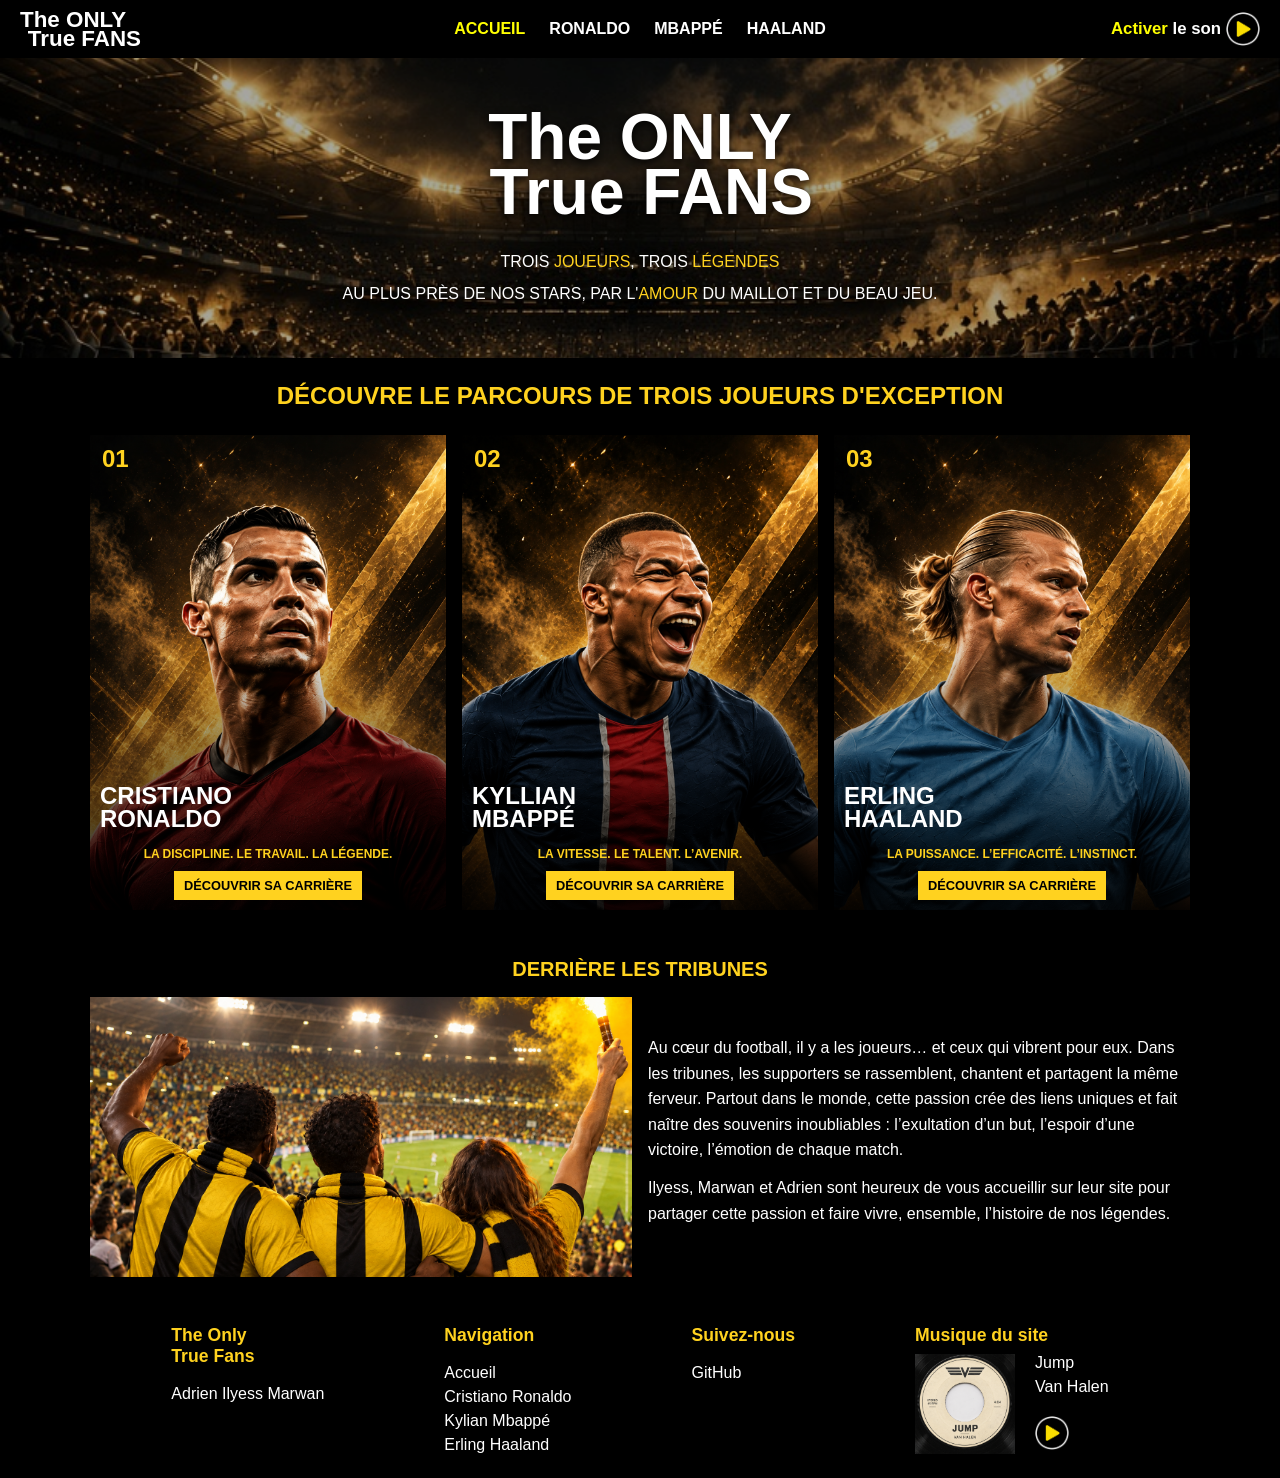
<file: index.html>
<!doctype html>
<html lang="fr">
  <head>
    <meta charset="UTF-8" />
    <meta name="viewport" content="width=device-width, initial-scale=1.0" />

    <title>Accueil Fan Page</title>

    <link rel="stylesheet" href="style.css" />
    <script src="script.js" defer></script>
  </head>

  <body>
    <header>
      
      <h3 class="logo-titre">The ONLY<br><span>True FANS</span></h3>
      
      <nav>
        <a href="index.html">ACCUEIL</a>
        <a href="./fp1/fanpage1.html">RONALDO</a>
        <a href="./fp2/fanpage2.html">MBAPPÉ</a>
        <a href="./jour 1/index.html">HAALAND</a>
      </nav>

      <section>

        <span id="texte-musique">
          <span id="action-musique">Activer</span> le son
        </span>
        
        <button id="bouton-musique" type="button" aria-label="Activer le son">
          <img src="play.png" alt="bouton play">
        </button>

        <audio id="vh-jump" preload="none">
          <source src="Van Halen - Jump (Official Music Video).mp3" type="audio/mpeg">
        </audio>
      </section>

    </header>
    <main>

      <section id="postheader" aria-labelledby="titre-principal">
        <img src="stadium.png" alt="Un stade de football illuminé la nuit">

        <div>
          <h1 id="titre-principal" class="logo-titre">The ONLY<br><span>True FANS</span></h1>
          <p>TROIS <span>JOUEURS</span>, TROIS <span>LÉGENDES</span></p>
          <p>AU PLUS PRÈS DE NOS STARS, PAR L'<span>AMOUR</span> DU MAILLOT ET DU BEAU JEU.</p>
        </div>
      </section>

     <section id="players" aria-labelledby="titre-joueurs">
      <h2 id="titre-joueurs">DÉCOUVRE LE PARCOURS DE TROIS JOUEURS D'EXCEPTION</h2>

<article>
  <a href="./fp1/fanpage1.html">
    <span class="numero-joueur" aria-hidden="true">01</span>
    <img src="cr7_index.png" alt="Cristiano Ronaldo">

    <div class="infos-joueur">
      <h3>CRISTIANO<br>RONALDO</h3>
      <p class="accroche-joueur">
        LA DISCIPLINE. LE TRAVAIL. LA LÉGENDE.
      </p>
      <p class="lien-carriere">DÉCOUVRIR SA CARRIÈRE</p>
    </div>
  </a>
</article>

    <article>
      <a href="./fp2/fanpage2.html">
         <span class="numero-joueur" aria-hidden="true">02</span>
        <img src="mbappe_index.png" alt="Kylian Mbappé">

        <div class="infos-joueur">
        <h3>KYLLIAN<br>MBAPPÉ</h3>
        <p class="accroche-joueur">LA VITESSE. LE TALENT. L’AVENIR.</p>
        <p class="lien-carriere">DÉCOUVRIR SA CARRIÈRE</p>
        </div>
      </a>
    </article>

    <article>
      <a href="./fp3/fanpage3.html">
         <span class="numero-joueur" aria-hidden="true">03</span>
        <img src="haaland_index.png" alt="Erling Haaland">

        <div class="infos-joueur">
        <h3>ERLING<br>HAALAND</h3>
        <p class="accroche-joueur">LA PUISSANCE. L’EFFICACITÉ. L’INSTINCT.</p>
        <p class="lien-carriere">DÉCOUVRIR SA CARRIÈRE</p>
        </div>
      </a>
    </article>
  </section>

<section id="whoiam" aria-labelledby="titre-fans">
  <h2 id="titre-fans">DERRIÈRE LES TRIBUNES</h2>
  
  <img src="fans.png" alt="Des supporters réunis dans les tribunes">

  <div>

    <p>
      Au cœur du football, il y a les joueurs… et ceux qui vibrent pour eux.
      Dans les tribunes, les supporters se rassemblent, chantent et partagent
      la même ferveur. Partout dans le monde, cette passion crée des liens
      uniques et fait naître des souvenirs inoubliables : l’exultation d’un but,
      l’espoir d’une victoire, l’émotion de chaque match.
    </p>

    <p>
      Ilyess, Marwan et Adrien sont heureux de vous accueillir sur leur site
      pour partager cette passion et faire vivre, ensemble, l’histoire de
      nos légendes.
    </p>
  </div>
</section>

</main>
    
<footer>
  <div class="footer-identite">
    <h2>The Only<br>True Fans</h2>
    <p>Adrien Ilyess Marwan</p>
  </div>

  <nav aria-label="Navigation de pied de page">
    <h2>Navigation</h2>
      <a href="index.html">Accueil</a>
      <a href="./fp1/fanpage1.html">Cristiano Ronaldo</a>
      <a href="./fp2/fanpage2.html">Kylian Mbappé</a>
      <a href="./jour 1/index.html">Erling Haaland</a>
  </nav>

  <section class="footer-reseaux" aria-labelledby="titre-reseaux">
    <h2 id="titre-reseaux">Suivez-nous</h2>
    <a href="https://github.com/adrienplateforme/fanpage">GitHub</a>
  </section>

<section class="footer-musique" aria-labelledby="titre-musique-footer">
  <h2 id="titre-musique-footer">Musique du site</h2>

  <img src="jump.png" alt="Pochette du single Jump de Van Halen">

  <div>
    <p>Jump</p>
    <p>Van Halen</p>
  </div>

  <div class="footer-commande-musique">
    <button
      id="bouton-musique-footer"
      type="button"
      aria-label="Activer le son"
    >
      <img src="play.png" alt="">
    </button>
  </div>
</section>
</footer>

  </body>
</html>
</file>
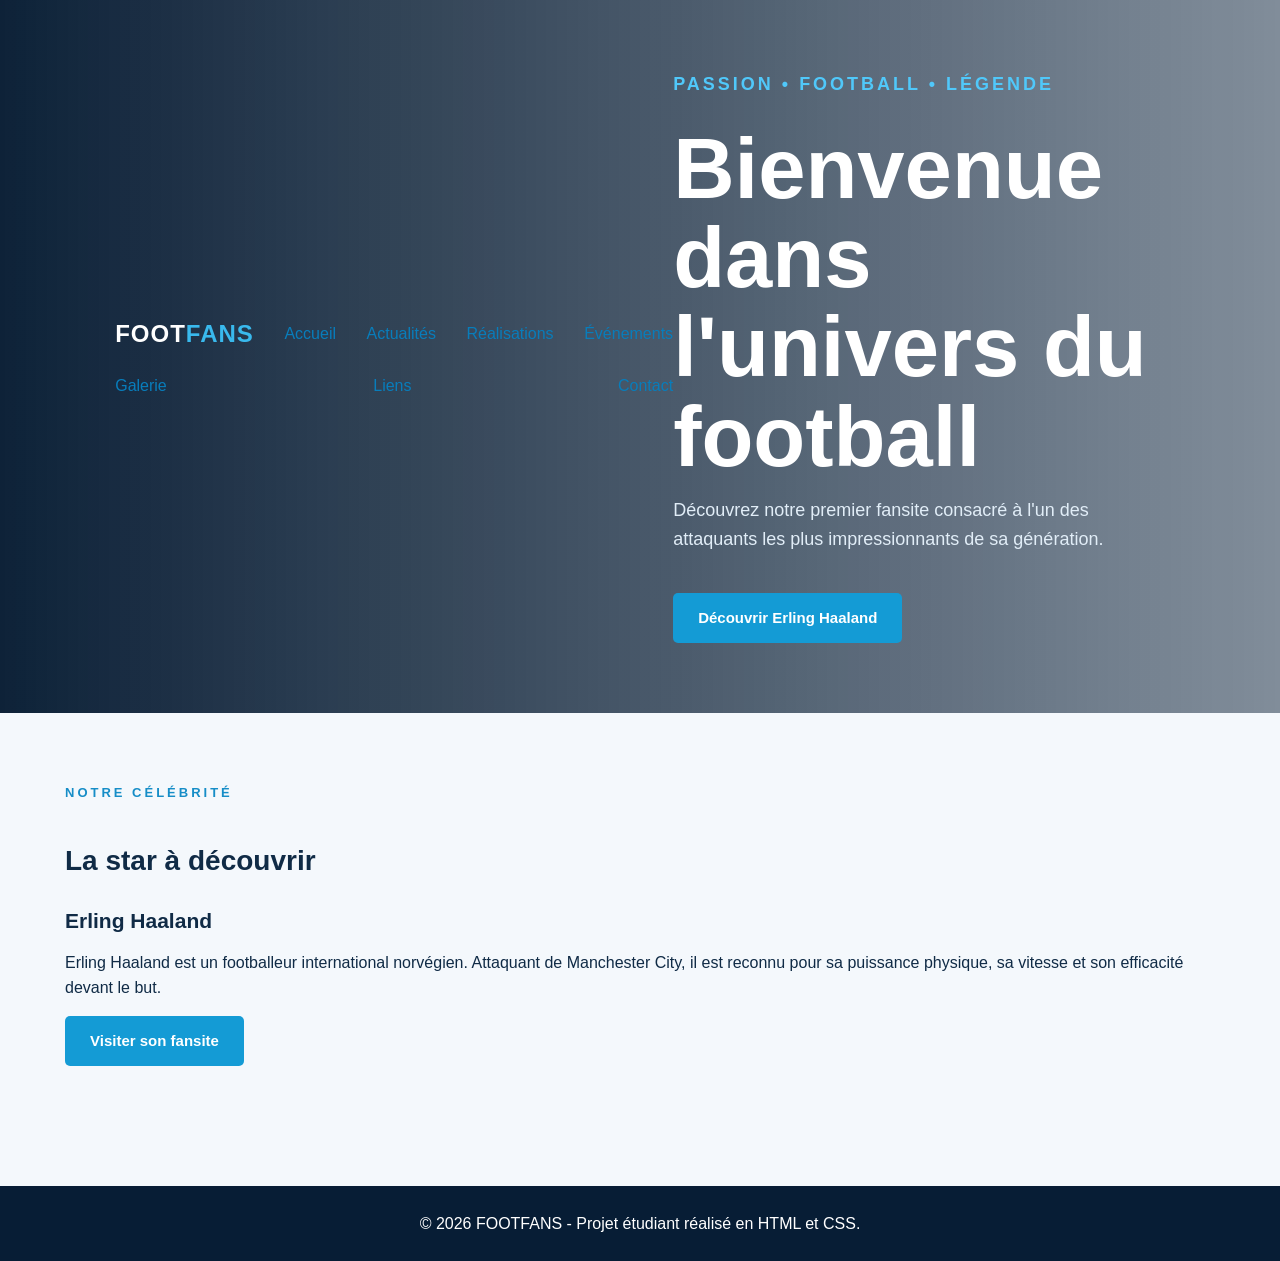
<file: jour 1/index.html>
<!DOCTYPE html>
<html lang="fr">
<head>
    <meta charset="UTF-8">
    <meta name="viewport" content="width=device-width, initial-scale=1.0">
    <title>Fans de football - Accueil</title>
    <link rel="stylesheet" href="fansite1.css">
</head>
<body>

<header class="hero">
    <nav class="navbar">
        <a href="index.html" class="logo">FOOT<span>FANS</span></a>

        <a href="index.html" class="nav-link">Accueil</a>
        <a href="actualites.html" class="nav-link">Actualités</a>
        <a href="realisations.html" class="nav-link">Réalisations</a>
        <a href="evenements.html" class="nav-link">Événements</a>
        <a href="galerie.html" class="nav-link">Galerie</a>
        <a href="liens.html" class="nav-link">Liens</a>
        <a href="contact.html" class="nav-link">Contact</a>
    </nav>

    <div class="hero-content">
        <p class="eyebrow">PASSION • FOOTBALL • LÉGENDE</p>

        <h1>Bienvenue dans<br>l'univers du football</h1>

        <p>
            Découvrez notre premier fansite consacré à l'un des
            attaquants les plus impressionnants de sa génération.
        </p>

        <a href="fansite1/fansite1.html" class="btn">
            Découvrir Erling Haaland
        </a>
    </div>
</header>

<main class="container">
    <section class="section">
        <p class="eyebrow">NOTRE CÉLÉBRITÉ</p>
        <h2>La star à découvrir</h2>

        <article class="player-card">
            <div class="player-image"></div>

            <div class="player-info">
                <h3>Erling Haaland</h3>

                <p>
                    Erling Haaland est un footballeur international norvégien.
                    Attaquant de Manchester City, il est reconnu pour sa
                    puissance physique, sa vitesse et son efficacité devant le but.
                </p>

                <a href="fansite1/fansite1.html" class="btn">
                    Visiter son fansite
                </a>
            </div>
        </article>
    </section>
</main>

<footer>
    <p>© 2026 FOOTFANS - Projet étudiant réalisé en HTML et CSS.</p>
</footer>

</body>
</html>
</file>
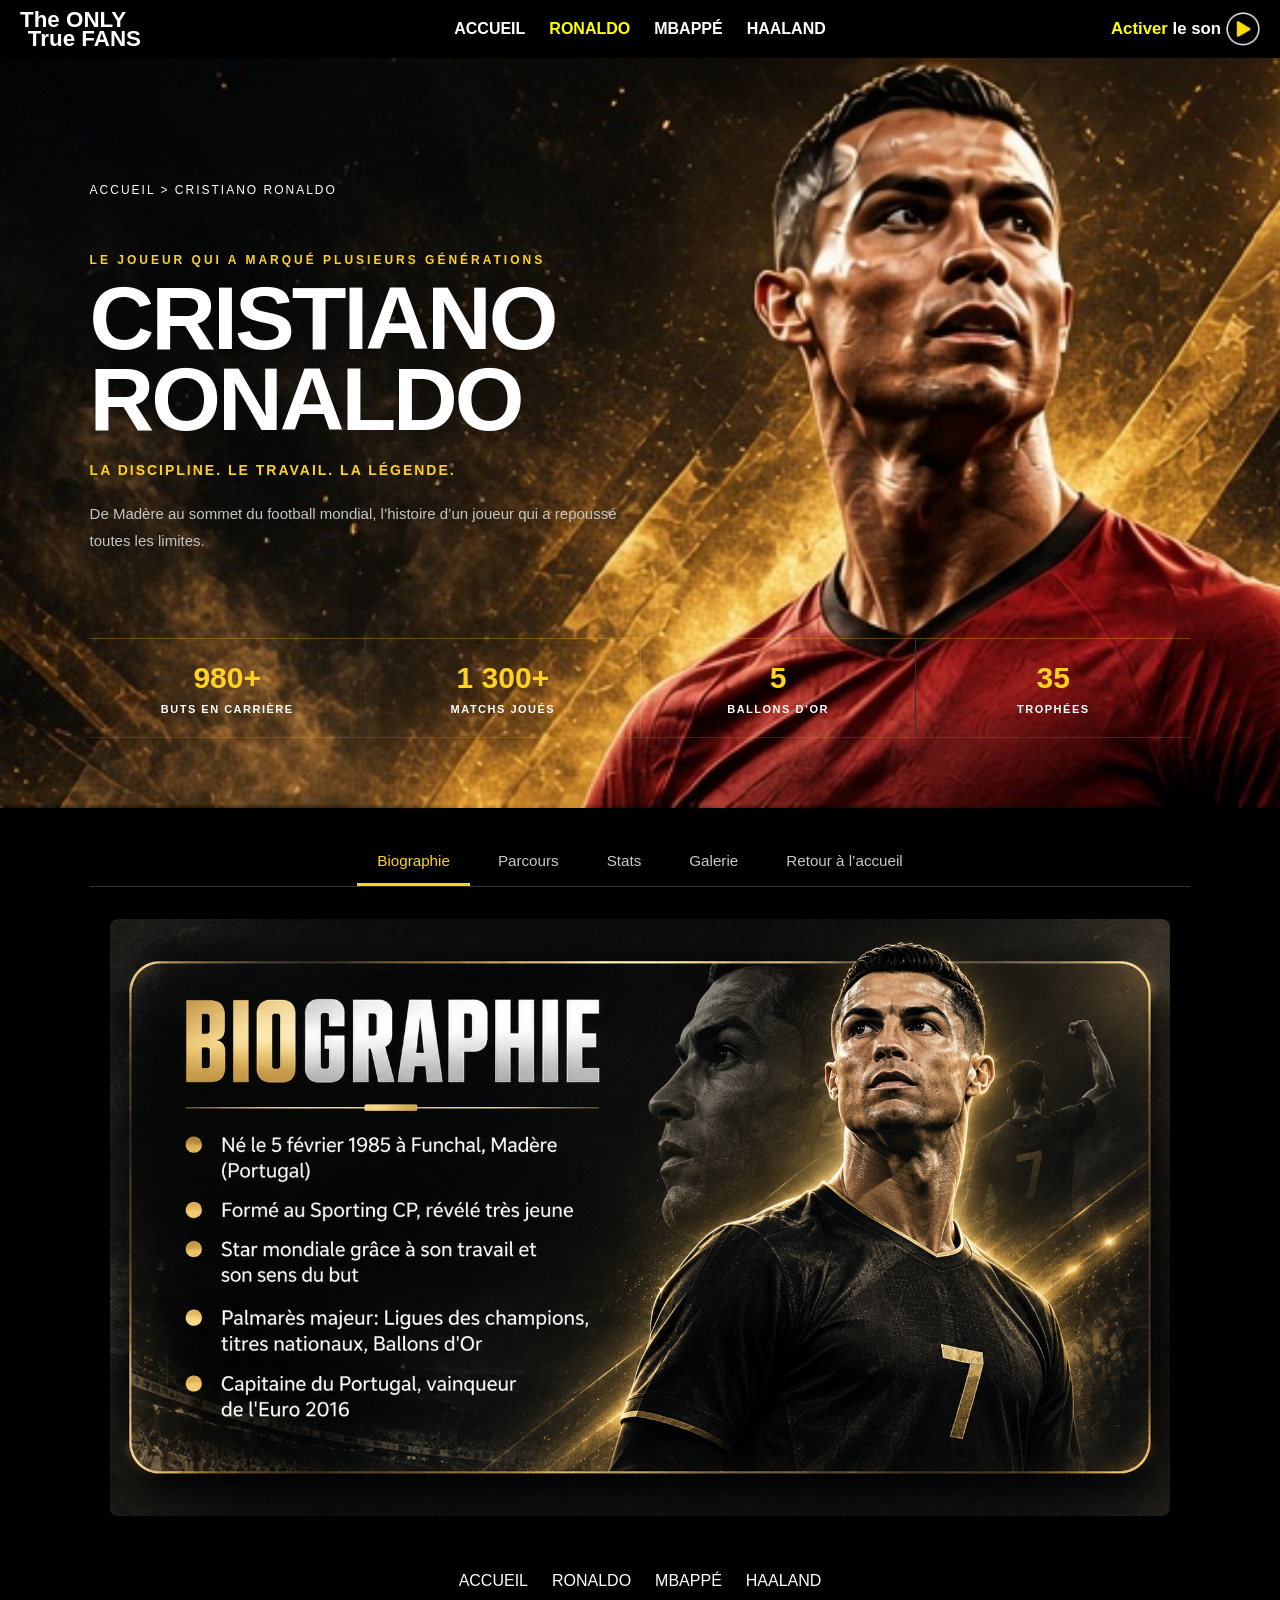
<file: fp1/fanpage1.html>
<!doctype html>
<html lang="fr">
  <head>
    <meta charset="UTF-8" />
    <meta name="viewport" content="width=device-width, initial-scale=1.0" />

    <title>Fan Page 1 - Adri</title>

    <link rel="stylesheet" href="fanpage1.css" />
    <script src="fanpage1.js" defer></script>
  </head>

  <body>
    <header>

      <h3 class="logo-titre">The ONLY<br><span>True FANS</span></h3>

      <nav>
        <a href="../index.html">ACCUEIL</a>
        <a href="fanpage1.html">RONALDO</a>
        <a href="../fp2/fanpage2.html">MBAPPÉ</a>
        <a href="../jour 1/index.html">HAALAND</a>
      </nav>

      <section>

        <span id="texte-musique">
          <span id="action-musique">Activer</span> le son
        </span>

        <button id="bouton-musique" type="button" aria-label="Activer le son">
          <img src="../play.png" alt="bouton play">
        </button>

        <audio id="uefa" preload="none">
          <source src="../UEFA Champions League Anthem.mp3" type="audio/mpeg">
        </audio>
      </section>

    </header>

    <main>
      <section class="presentation-joueur">
        <div class="presentation-texte">
          <!-- "ACCUEIL" est un lien ; la suite est masquée sur mobile -->
          <p class="fil-ariane">
            <a href="../index.html">ACCUEIL</a><span class="fil-suite"> > CRISTIANO RONALDO</span>
          </p>

          <p class="presentation-surnom">
            LE JOUEUR QUI A MARQUÉ PLUSIEURS GÉNÉRATIONS
          </p>

          <h1>CRISTIANO<br>RONALDO</h1>

          <p class="accroche-joueur">
            LA DISCIPLINE. LE TRAVAIL. LA LÉGENDE.
          </p>

          <p>
            De Madère au sommet du football mondial,
            l’histoire d’un joueur qui a repoussé toutes les limites.
          </p>
        </div>

        <div class="statistiques-rapides">
          <p><strong>980+</strong> BUTS EN CARRIÈRE</p>
          <p><strong>1 300+</strong> MATCHS JOUÉS</p>
          <p><strong>5</strong> BALLONS D’OR</p>
          <p><strong>35</strong> TROPHÉES</p>
        </div>
      </section>

      <nav class="navigation-joueur" aria-label="Sections du joueur">
        <button type="button" class="onglet actif" data-section="bio">Biographie</button>
        <button type="button" class="onglet" data-section="parcours">Parcours</button>
        <button type="button" class="onglet" data-section="stats">Stats</button>
        <button type="button" class="onglet" data-section="galerie">Galerie</button>
        <a class="onglet onglet-retour" href="../index.html">Retour à l’accueil</a>
      </nav>

      <section class="contenu-onglet actif" id="bio">
        <img src="bio.png" alt="biographie de cristiano ronaldo">
      </section>

      <section class="contenu-onglet" id="parcours" hidden>
        <img src="parcours.png" alt="parcours en club pro de ronaldo">
      </section>

      <section class="contenu-onglet" id="stats" hidden>
        <img src="stats.png" alt="statistiques de cristiano ronaldo">
      </section>

      <section class="contenu-onglet" id="galerie" hidden>
        <h2>GALERIE</h2>
        <img src="cr7-1.jpg" alt="retournée acrobatique">
        <img src="cr7-2.jpg" alt="soulier d'or">
        <img src="cr7-3.jpg" alt="ballon d'or">
        <img src="cr7-4.jpg" alt="coupe euro">
      </section>

      <!-- visible seulement sur mobile -->
      <a class="bouton-retour" href="../index.html">RETOUR À L’ACCUEIL</a>
    </main>

    <footer>
      <nav>
        <a href="../index.html">ACCUEIL</a>
        <a href="fanpage1.html">RONALDO</a>
        <a href="../fp2/fanpage2.html">MBAPPÉ</a>
        <a href="../jour 1/index.html">HAALAND</a>
      </nav>
    </footer>
  </body>
</html>
</file>
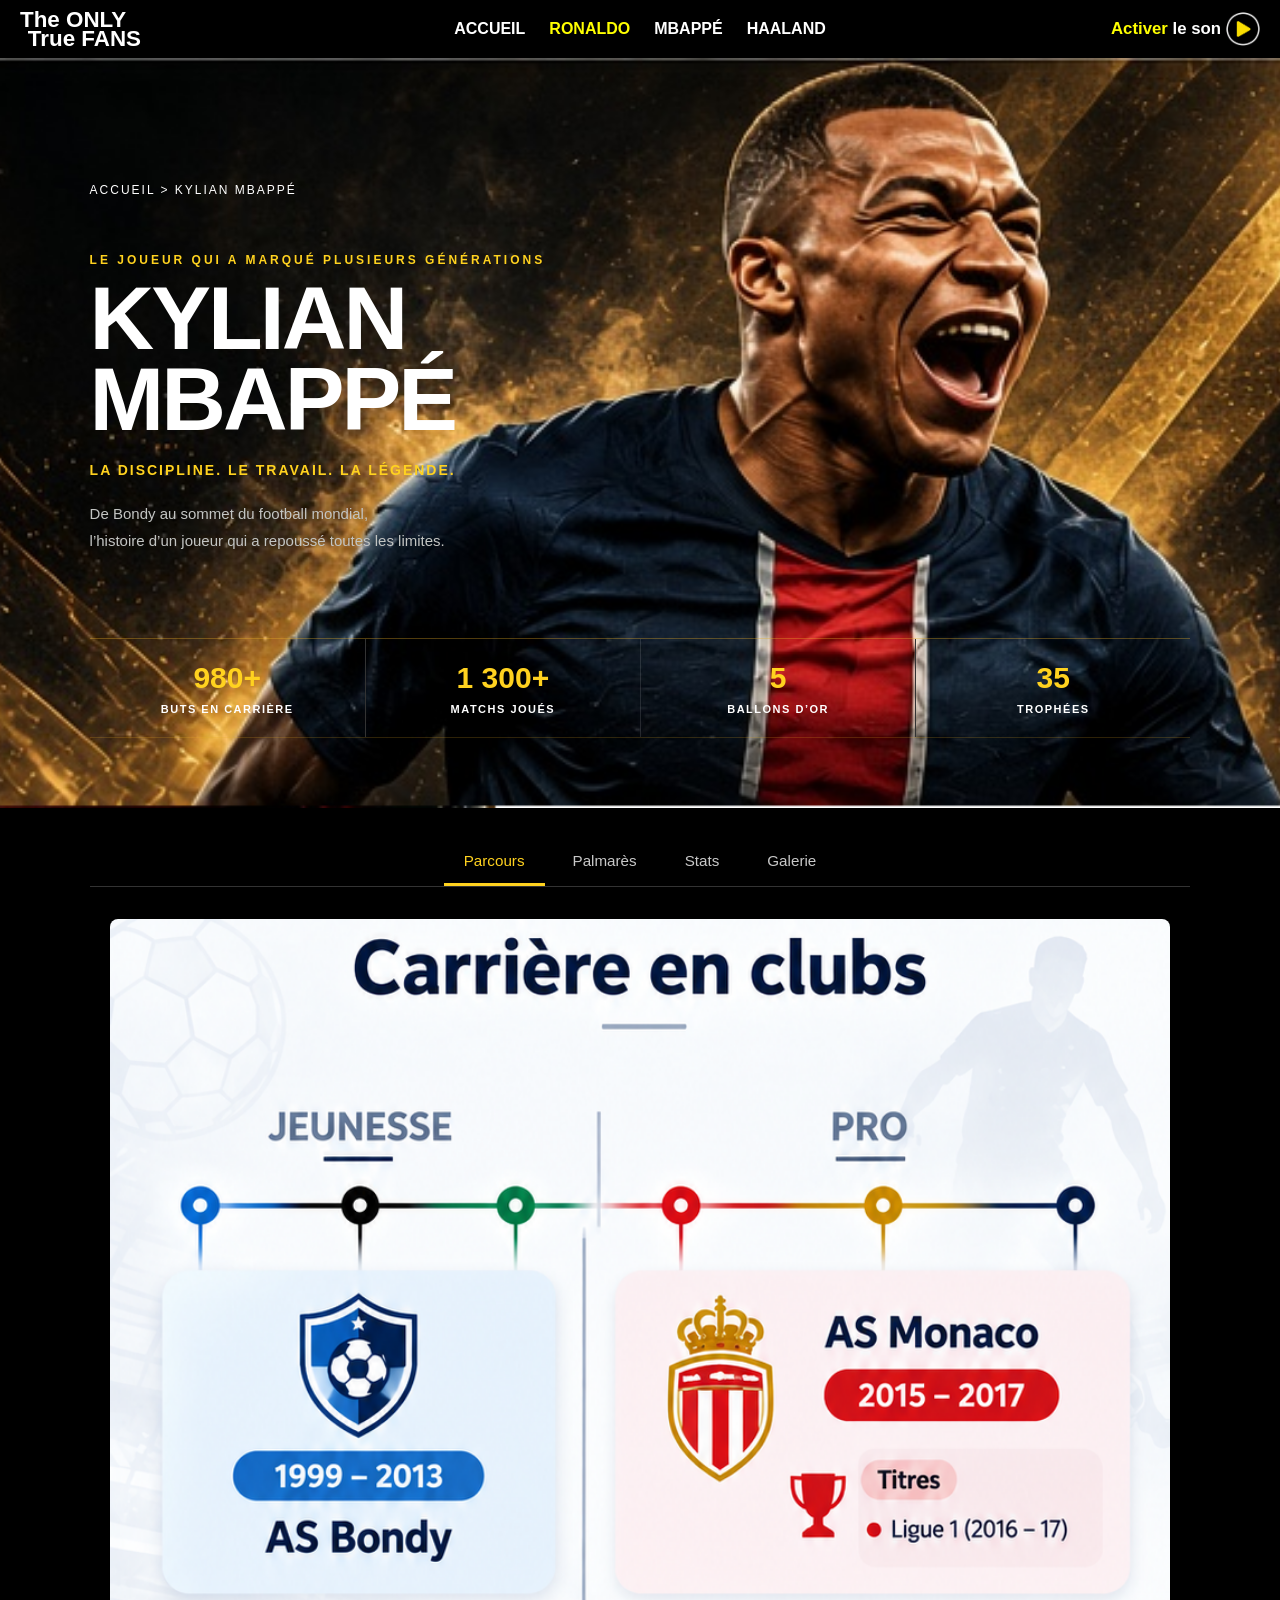
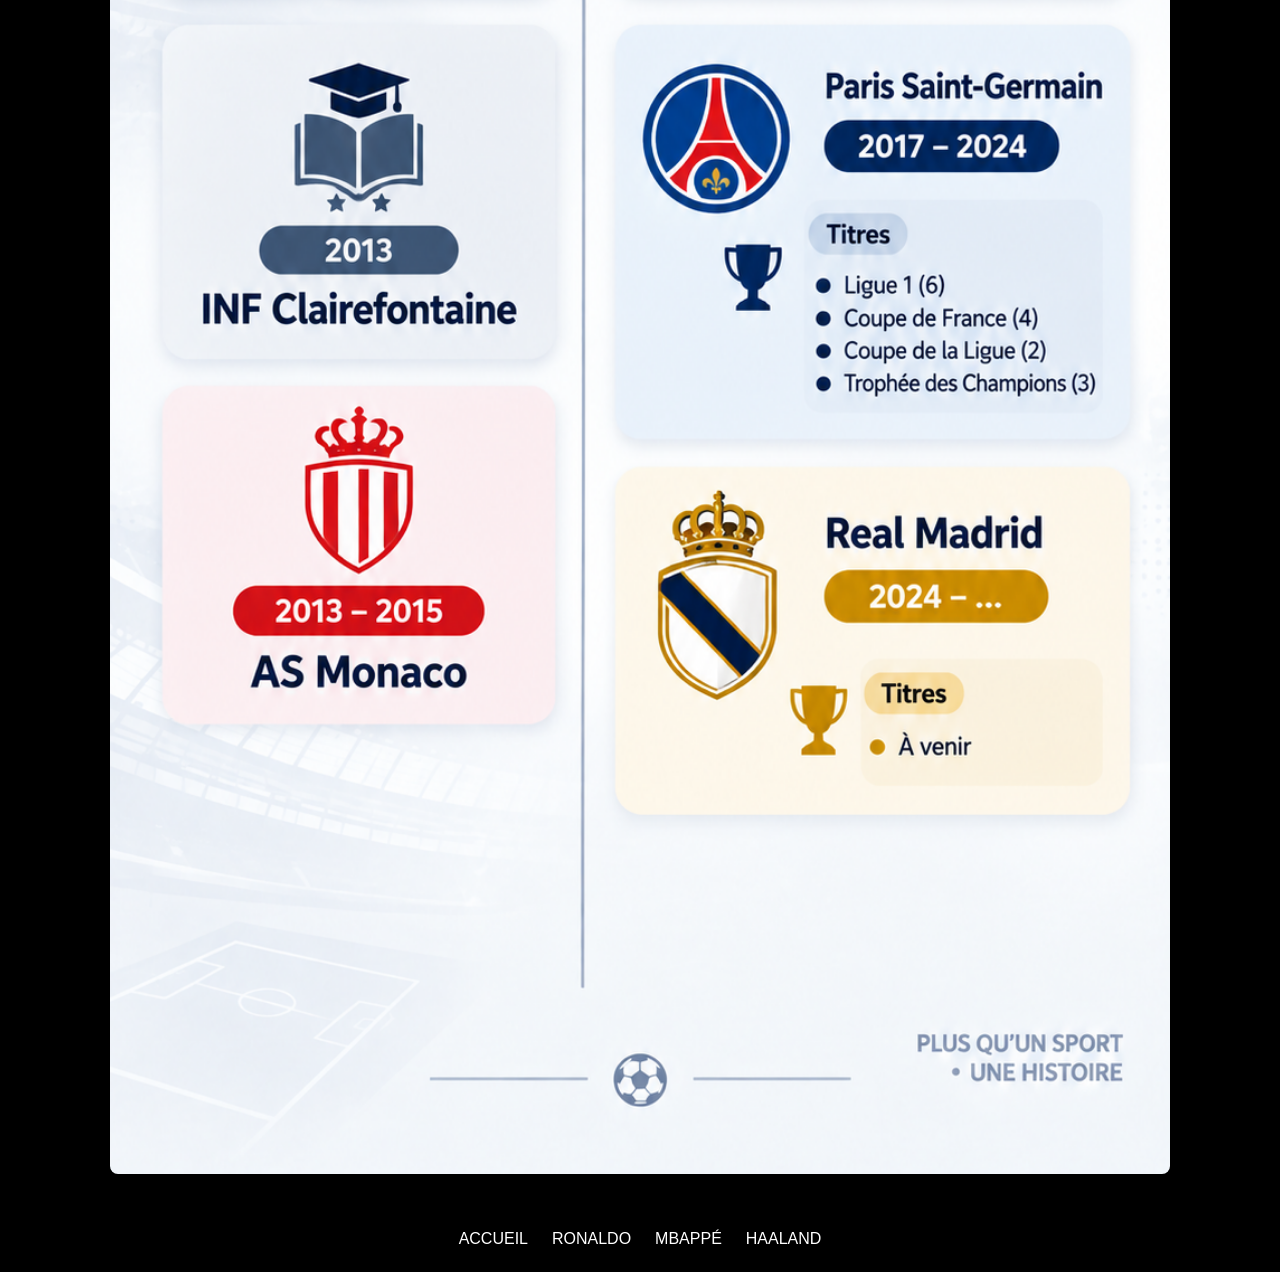
<file: fp2/fanpage2.html>
<!doctype html>
<html lang="fr">
  <head>
    <meta charset="UTF-8" />
    <meta name="viewport" content="width=device-width, initial-scale=1.0" />

    <title>Fan Page 2 - Ilyess</title>

    <link rel="stylesheet" href="fanpage2.css" />
    <script src="fanpage2.js" defer></script>
  </head>

  <body>
    <header>
      
      <h3 class="logo-titre">The ONLY<br><span>True FANS</span></h3>
      
      <nav>
        <a href="../index.html">ACCUEIL</a>
        <a href="../fp1/fanpage1.html">RONALDO</a>
        <a href="fanpage2.html">MBAPPÉ</a>
        <a href="../jour 1/index.html">HAALAND</a>
      </nav>

      <section>

        <span id="texte-musique">
          <span id="action-musique">Activer</span> le son
        </span>
        
        <button id="bouton-musique" type="button" aria-label="Activer le son">
          <img src="../play.png" alt="bouton play">
        </button>

        <audio id="uefa" preload="none">
          <source src="../UEFA Champions League Anthem.mp3" type="audio/mpeg">
        </audio>
      </section>

    </header>

    <main>
  <section class="presentation-joueur">
    <div class="presentation-texte">
      <p class="fil-ariane">ACCUEIL > KYLIAN MBAPPÉ</p>

      <p class="presentation-surnom">
        LE JOUEUR QUI A MARQUÉ PLUSIEURS GÉNÉRATIONS
      </p>

      <h1>KYLIAN<br>MBAPPÉ</h1>

      <p class="accroche-joueur">
        LA DISCIPLINE. LE TRAVAIL. LA LÉGENDE.
      </p>

      <p>
        De Bondy au sommet du football mondial,<br>
        l’histoire d’un joueur qui a repoussé toutes les limites.
      </p>
    </div>

    <div class="statistiques-rapides">
      <p><strong>980+</strong> BUTS EN CARRIÈRE</p>
      <p><strong>1 300+</strong> MATCHS JOUÉS</p>
      <p><strong>5</strong> BALLONS D’OR</p>
      <p><strong>35</strong> TROPHÉES</p>
    </div>
  </section>

  </section>
<nav class="navigation-joueur" aria-label="Sections du joueur">
  <button type="button" class="onglet actif" data-section="parcours">Parcours</button>
  <button type="button" class="onglet" data-section="palmares">Palmarès</button>
  <button type="button" class="onglet" data-section="stats">Stats</button>
  <button type="button" class="onglet" data-section="galerie">Galerie</button>
</nav>

<section class="contenu-onglet actif" id="parcours">
  <img src="parcours2.png" alt="la liste des clubs depuis ses debuts">
</section>

<section class="contenu-onglet" id="palmares" hidden>
  <h2>Palmarès</h2>
  <p>On ajoutera ici ses titres et récompenses.</p>
</section>

<section class="contenu-onglet" id="stats" hidden>
  <h2>Statistiques</h2>
  <p>On ajoutera ici ses statistiques.</p>
</section>

<section class="contenu-onglet" id="galerie" hidden>
  <h2>Galerie</h2>
  <p>On ajoutera ici ses photos.</p>
</section>
</main>
    
    <footer>
      
      <nav>
        <a href="../index.html">ACCUEIL</a>
        <a href="../fp1/fanpage1.html">RONALDO</a>
        <a href="fanpage2.html">MBAPPÉ</a>
        <a href="../jour 1/index.html">HAALAND</a>
      </nav>
    </footer>
  </body>
</html>
</file>
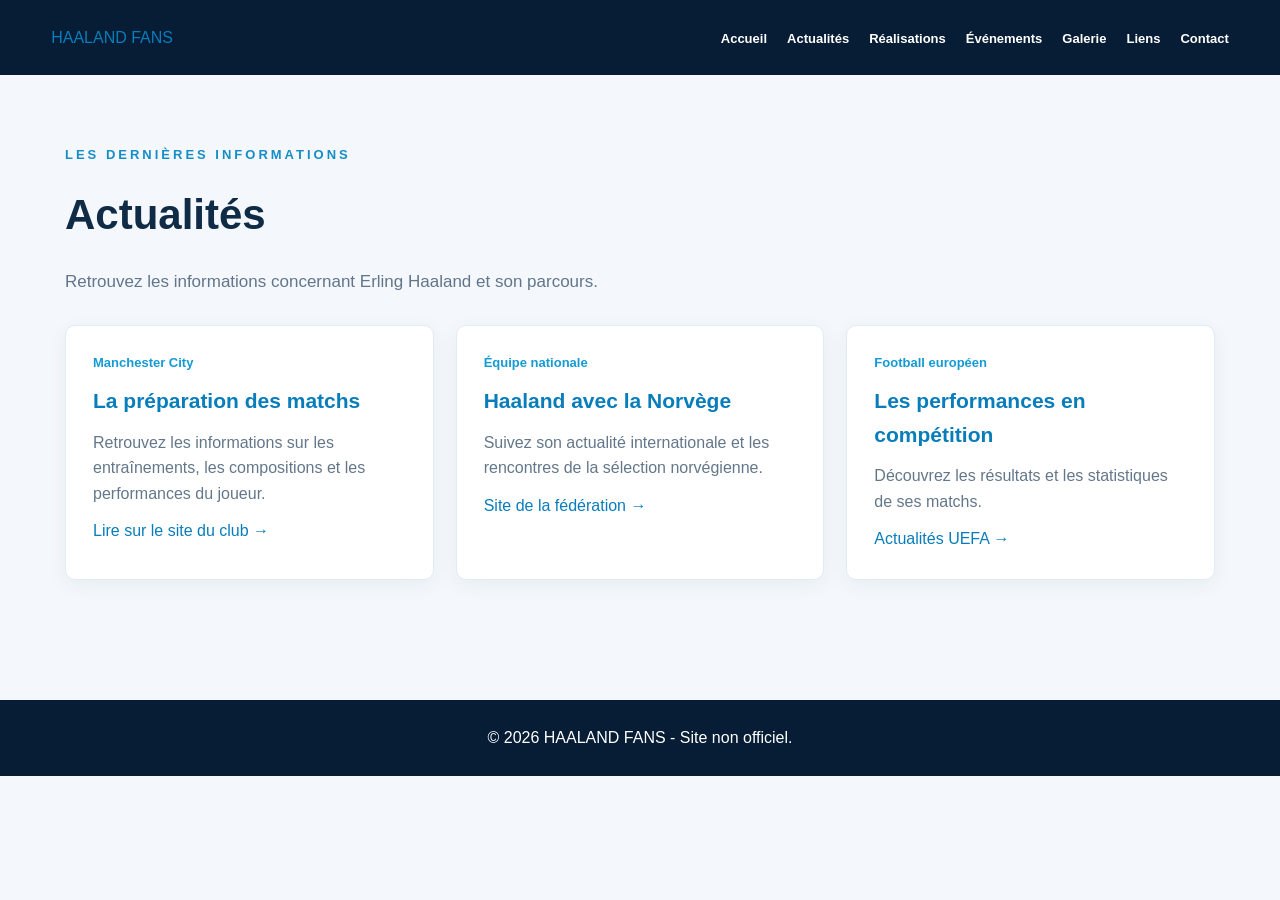
<file: jour 1/actualites.html>
<!DOCTYPE html>
<html lang="fr">
<head>
    <meta charset="UTF-8">
    <meta name="viewport" content="width=device-width, initial-scale=1.0">
    <title>Actualités - Haaland Fans</title>
    <link rel="stylesheet" href="fansite1.css">
</head>
<body>

<header class="site-header">
    <nav class="navbar">
       <a href="fansite1/fansite1.html">HAALAND FANS</a>

<ul class="nav-menu">
    <li><a href="fansite1/fansite1.html">Accueil</a></li>
    <li><a href="actualites.html">Actualités</a></li>
    <li><a href="realisations.html">Réalisations</a></li>
    <li><a href="evenements.html">Événements</a></li>
    <li><a href="galerie.html">Galerie</a></li>
    <li><a href="liens.html">Liens</a></li>
    <li><a href="contact.html">Contact</a></li>
</ul>
    </nav>
</header>

<main class="container section">
    <p class="eyebrow">LES DERNIÈRES INFORMATIONS</p>
    <h1>Actualités</h1>
    <p class="intro">Retrouvez les informations concernant Erling Haaland et son parcours.</p>

    <div class="info-grid">
        <article class="info-card">
            <span class="date">Manchester City</span>
            <h3>La préparation des matchs</h3>
            <p>Retrouvez les informations sur les entraînements, les compositions et les performances du joueur.</p>
            <a href="https://www.mancity.com/" target="_blank" rel="noopener">Lire sur le site du club →</a>
        </article>

        <article class="info-card">
            <span class="date">Équipe nationale</span>
            <h3>Haaland avec la Norvège</h3>
            <p>Suivez son actualité internationale et les rencontres de la sélection norvégienne.</p>
            <a href="https://www.fotball.no/" target="_blank" rel="noopener">Site de la fédération →</a>
        </article>

        <article class="info-card">
            <span class="date">Football européen</span>
            <h3>Les performances en compétition</h3>
            <p>Découvrez les résultats et les statistiques de ses matchs.</p>
            <a href="https://www.uefa.com/" target="_blank" rel="noopener">Actualités UEFA →</a>
        </article>
    </div>
</main>

<footer><p>© 2026 HAALAND FANS - Site non officiel.</p></footer>

</body>
</html>
</file>
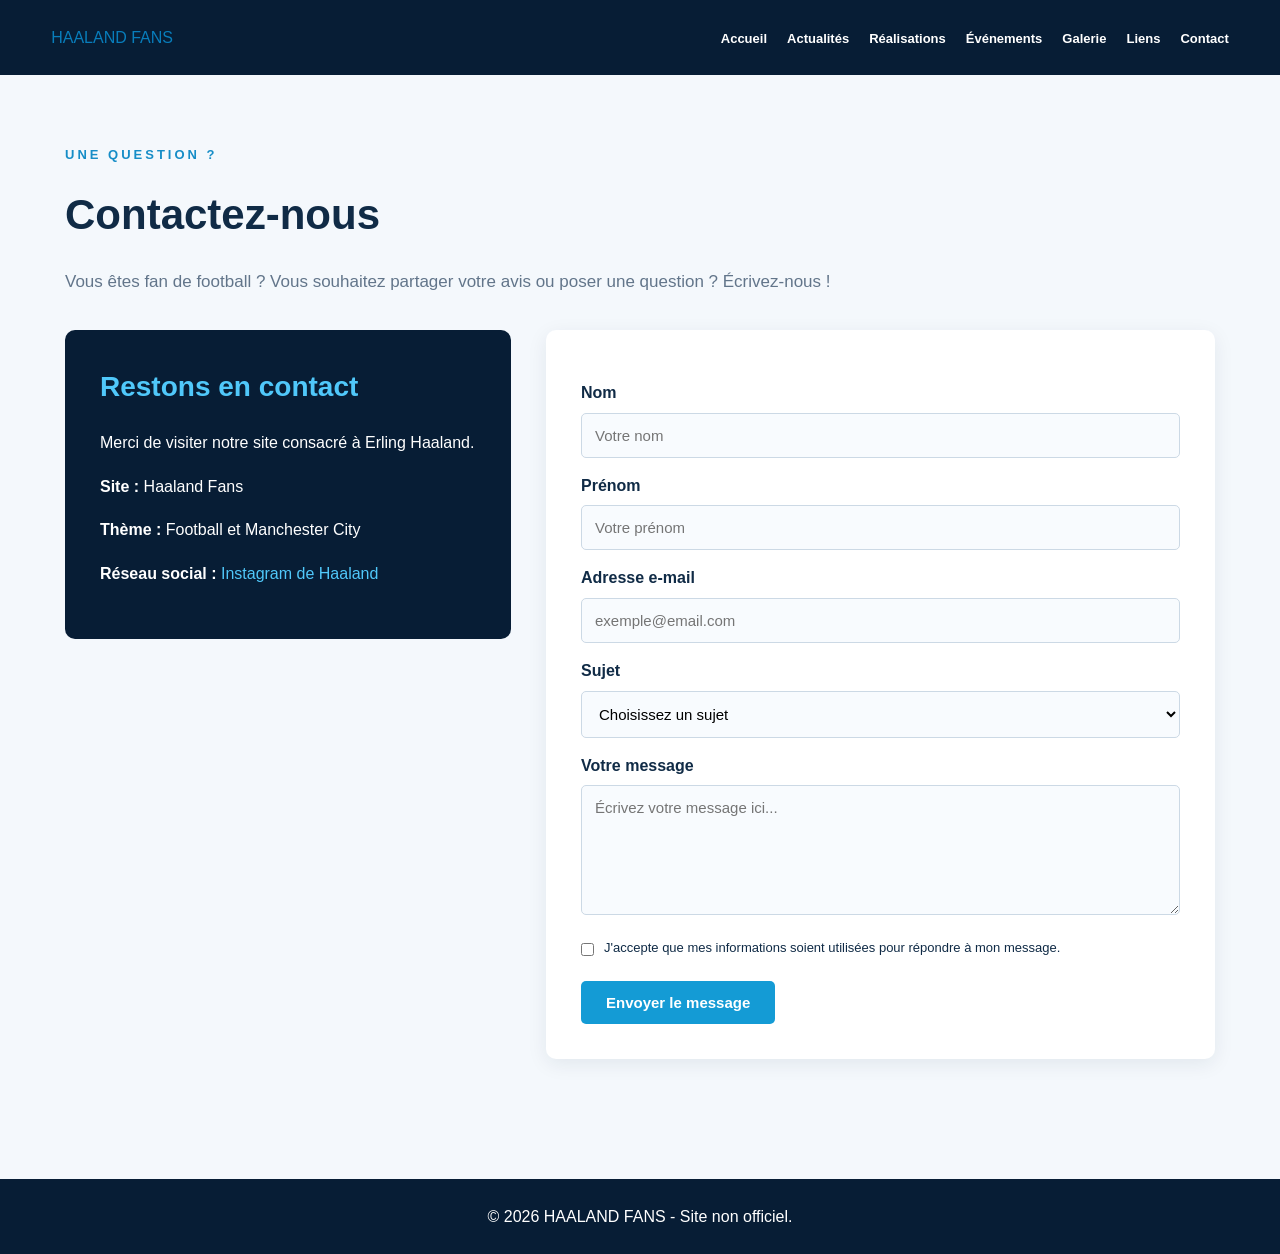
<file: jour 1/contact.html>
<!DOCTYPE html>
<html lang="fr">
<head>
    <meta charset="UTF-8">
    <meta name="viewport" content="width=device-width, initial-scale=1.0">
    <title>Contact - Haaland Fans</title>
    <link rel="stylesheet" href="fansite1.css">
</head>
<body>

<header class="site-header">
    <nav class="navbar">
        <a href="fansite1/fansite1.html">HAALAND FANS</a>

<ul class="nav-menu">
    <li><a href="fansite1/fansite1.html">Accueil</a></li>
    <li><a href="actualites.html">Actualités</a></li>
    <li><a href="realisations.html">Réalisations</a></li>
    <li><a href="evenements.html">Événements</a></li>
    <li><a href="galerie.html">Galerie</a></li>
    <li><a href="liens.html">Liens</a></li>
    <li><a href="contact.html">Contact</a></li>
</ul>
    </nav>
</header>

<main class="container section">
    <p class="eyebrow">UNE QUESTION ?</p>
    <h1>Contactez-nous</h1>
    <p class="intro">Vous êtes fan de football ? Vous souhaitez partager votre avis ou poser une question ? Écrivez-nous !</p>

    <div class="contact-layout">

        <section class="contact-info">
            <h2>Restons en contact</h2>
            <p>Merci de visiter notre site consacré à Erling Haaland.</p>
            <p><strong>Site :</strong> Haaland Fans</p>
            <p><strong>Thème :</strong> Football et Manchester City</p>
            <p><strong>Réseau social :</strong>
                <a href="https://www.instagram.com/erling/" target="_blank" rel="noopener">Instagram de Haaland</a>
            </p>
        </section>

        <form class="contact-form" action="#" method="post">
            <label for="nom">Nom</label>
            <input type="text" id="nom" name="nom" placeholder="Votre nom" required>

            <label for="prenom">Prénom</label>
            <input type="text" id="prenom" name="prenom" placeholder="Votre prénom" required>

            <label for="email">Adresse e-mail</label>
            <input type="email" id="email" name="email" placeholder="exemple@email.com" required>

            <label for="sujet">Sujet</label>
            <select id="sujet" name="sujet" required>
                <option value="">Choisissez un sujet</option>
                <option value="question">Question</option>
                <option value="avis">Donner mon avis</option>
                <option value="information">Demande d'information</option>
                <option value="autre">Autre</option>
            </select>

            <label for="message">Votre message</label>
            <textarea id="message" name="message" rows="6" placeholder="Écrivez votre message ici..." required></textarea>

            <label class="check-label">
                <input type="checkbox" name="accord" required>
                J'accepte que mes informations soient utilisées pour répondre à mon message.
            </label>

            <button type="submit" class="btn">Envoyer le message</button>
        </form>

    </div>
</main>

<footer><p>© 2026 HAALAND FANS - Site non officiel.</p></footer>

</body>
</html>
</file>
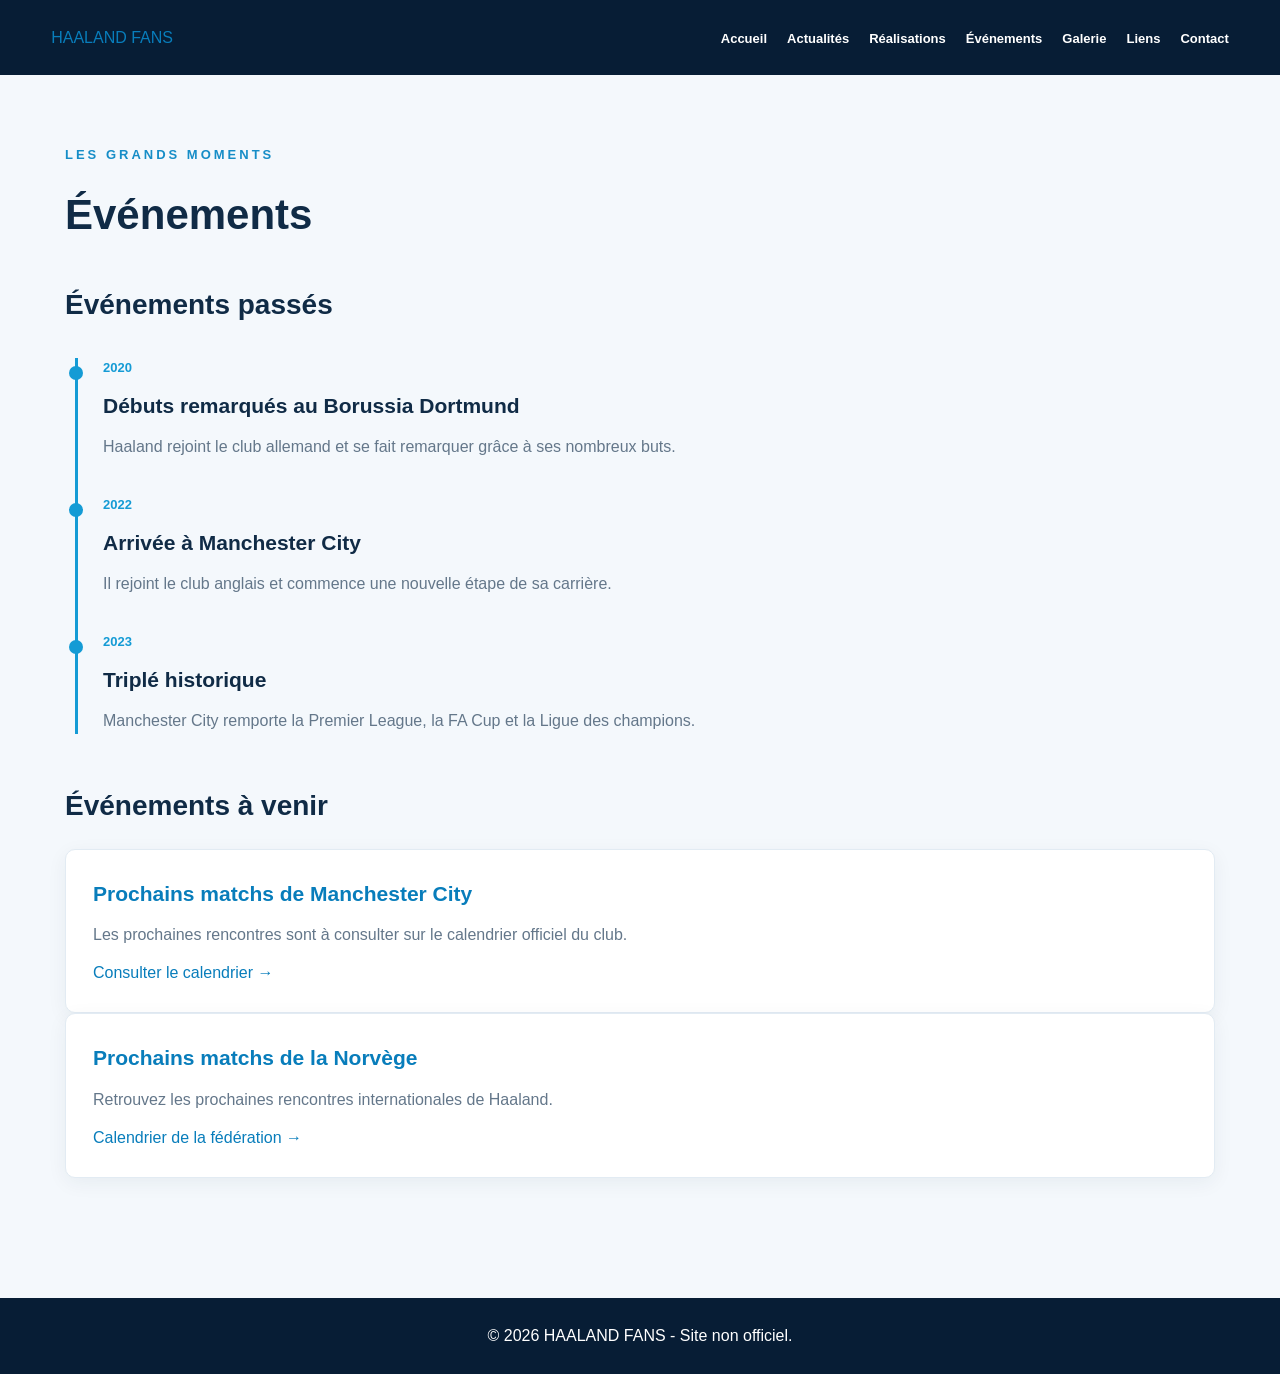
<file: jour 1/evenements.html>
<!DOCTYPE html>
<html lang="fr">
<head>
    <meta charset="UTF-8">
    <meta name="viewport" content="width=device-width, initial-scale=1.0">
    <title>Événements - Haaland Fans</title>
    <link rel="stylesheet" href="fansite1.css">
</head>
<body>

<header class="site-header">
    <nav class="navbar">
        <a href="fansite1/fansite1.html">HAALAND FANS</a>

<ul class="nav-menu">
    <li><a href="fansite1/fansite1.html">Accueil</a></li>
    <li><a href="actualites.html">Actualités</a></li>
    <li><a href="realisations.html">Réalisations</a></li>
    <li><a href="evenements.html">Événements</a></li>
    <li><a href="galerie.html">Galerie</a></li>
    <li><a href="liens.html">Liens</a></li>
    <li><a href="contact.html">Contact</a></li>
</ul>
    </nav>
</header>

<main class="container section">
    <p class="eyebrow">LES GRANDS MOMENTS</p>
    <h1>Événements</h1>

    <h2>Événements passés</h2>

    <div class="timeline">
        <article class="timeline-item">
            <span class="date">2020</span>
            <h3>Débuts remarqués au Borussia Dortmund</h3>
            <p>Haaland rejoint le club allemand et se fait remarquer grâce à ses nombreux buts.</p>
        </article>

        <article class="timeline-item">
            <span class="date">2022</span>
            <h3>Arrivée à Manchester City</h3>
            <p>Il rejoint le club anglais et commence une nouvelle étape de sa carrière.</p>
        </article>

        <article class="timeline-item">
            <span class="date">2023</span>
            <h3>Triplé historique</h3>
            <p>Manchester City remporte la Premier League, la FA Cup et la Ligue des champions.</p>
        </article>
    </div>

    <h2>Événements à venir</h2>
    <article class="info-card">
        <h3>Prochains matchs de Manchester City</h3>
        <p>Les prochaines rencontres sont à consulter sur le calendrier officiel du club.</p>
        <a href="https://www.mancity.com/fixtures" target="_blank" rel="noopener">Consulter le calendrier →</a>
    </article>

    <article class="info-card">
        <h3>Prochains matchs de la Norvège</h3>
        <p>Retrouvez les prochaines rencontres internationales de Haaland.</p>
        <a href="https://www.fotball.no/" target="_blank" rel="noopener">Calendrier de la fédération →</a>
    </article>
</main>

<footer><p>© 2026 HAALAND FANS - Site non officiel.</p></footer>

</body>
</html>
</file>
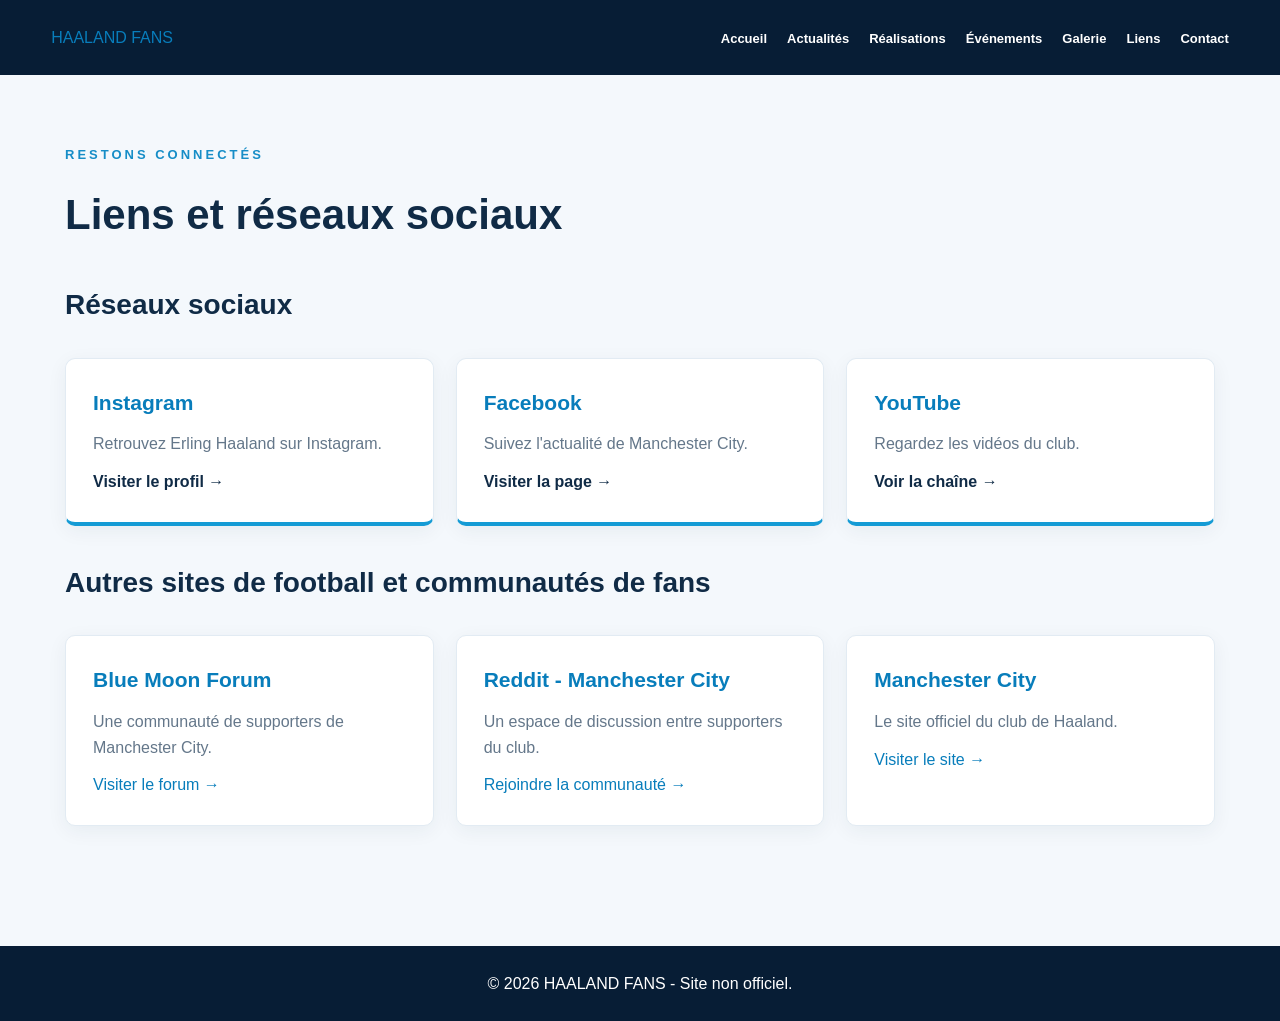
<file: jour 1/liens.html>
<!DOCTYPE html>
<html lang="fr">
<head>
    <meta charset="UTF-8">
    <meta name="viewport" content="width=device-width, initial-scale=1.0">
    <title>Liens et réseaux sociaux - Haaland Fans</title>
    <link rel="stylesheet" href="fansite1.css">
</head>
<body>

<header class="site-header">
    <nav class="navbar">
        <a href="fansite1/fansite1.html">HAALAND FANS</a>

<ul class="nav-menu">
    <li><a href="fansite1/fansite1.html">Accueil</a></li>
    <li><a href="actualites.html">Actualités</a></li>
    <li><a href="realisations.html">Réalisations</a></li>
    <li><a href="evenements.html">Événements</a></li>
    <li><a href="galerie.html">Galerie</a></li>
    <li><a href="liens.html">Liens</a></li>
    <li><a href="contact.html">Contact</a></li>
</ul>
    </nav>
</header>

<main class="container section">
    <p class="eyebrow">RESTONS CONNECTÉS</p>
    <h1>Liens et réseaux sociaux</h1>

    <h2>Réseaux sociaux</h2>

    <div class="info-grid">
        <a class="info-card social-card" href="https://www.instagram.com/erling/" target="_blank" rel="noopener">
            <h3>Instagram</h3>
            <p>Retrouvez Erling Haaland sur Instagram.</p>
            <span>Visiter le profil →</span>
        </a>

        <a class="info-card social-card" href="https://www.facebook.com/mancity/" target="_blank" rel="noopener">
            <h3>Facebook</h3>
            <p>Suivez l'actualité de Manchester City.</p>
            <span>Visiter la page →</span>
        </a>

        <a class="info-card social-card" href="https://www.youtube.com/@mancity" target="_blank" rel="noopener">
            <h3>YouTube</h3>
            <p>Regardez les vidéos du club.</p>
            <span>Voir la chaîne →</span>
        </a>
    </div>

    <h2>Autres sites de football et communautés de fans</h2>

    <div class="info-grid">
        <article class="info-card">
            <h3>Blue Moon Forum</h3>
            <p>Une communauté de supporters de Manchester City.</p>
            <a href="https://forums.bluemoon-mcfc.co.uk/" target="_blank" rel="noopener">Visiter le forum →</a>
        </article>

        <article class="info-card">
            <h3>Reddit - Manchester City</h3>
            <p>Un espace de discussion entre supporters du club.</p>
            <a href="https://www.reddit.com/r/MCFC/" target="_blank" rel="noopener">Rejoindre la communauté →</a>
        </article>

        <article class="info-card">
            <h3>Manchester City</h3>
            <p>Le site officiel du club de Haaland.</p>
            <a href="https://www.mancity.com/" target="_blank" rel="noopener">Visiter le site →</a>
        </article>
    </div>
</main>

<footer><p>© 2026 HAALAND FANS - Site non officiel.</p></footer>

</body>
</html>
</file>
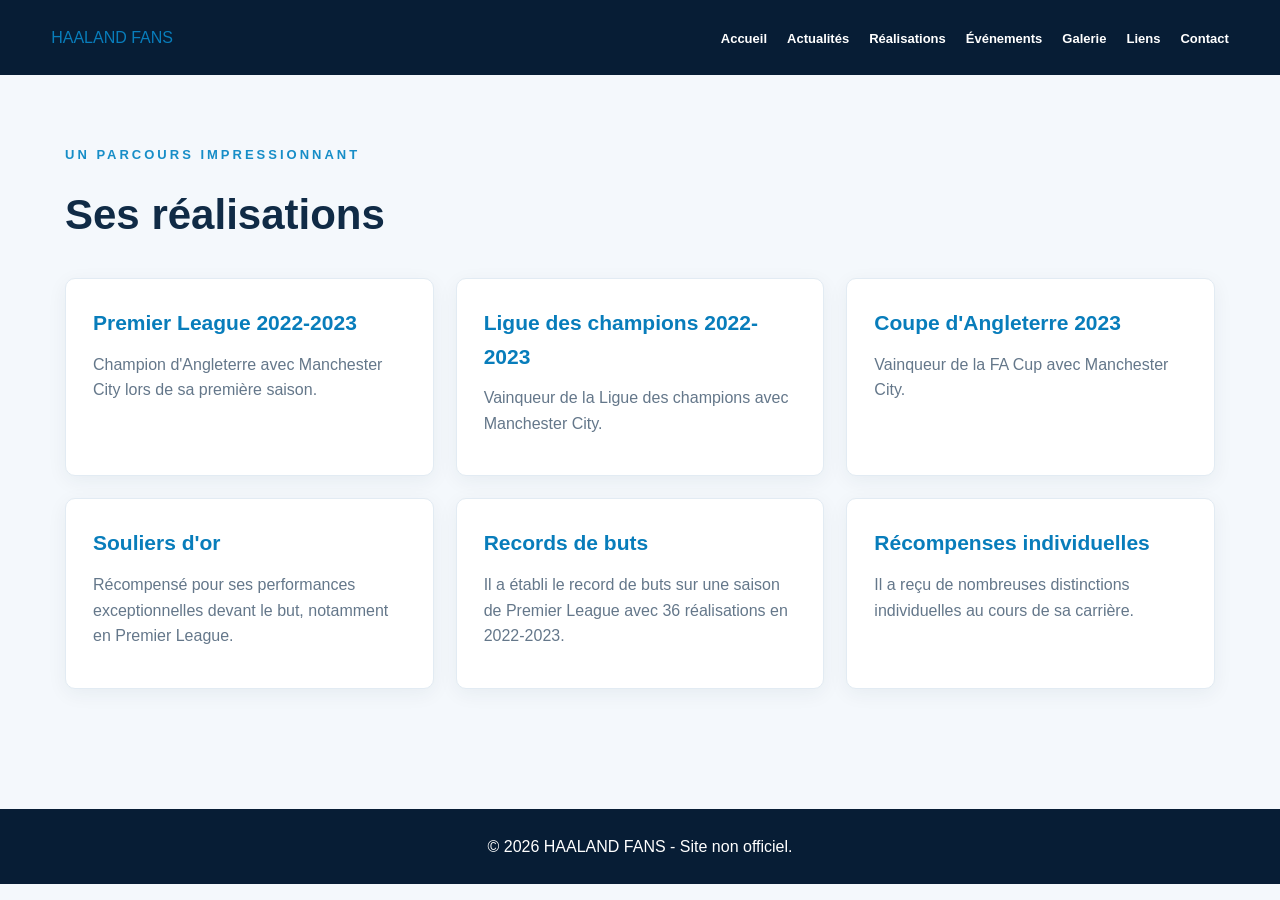
<file: jour 1/realisations.html>
<!DOCTYPE html>
<html lang="fr">
<head>
    <meta charset="UTF-8">
    <meta name="viewport" content="width=device-width, initial-scale=1.0">
    <title>Réalisations - Haaland Fans</title>
    <link rel="stylesheet" href="fansite1.css">
</head>
<body>

<header class="site-header">
    <nav class="navbar">
        <a href="fansite1/fansite1.html">HAALAND FANS</a>

<ul class="nav-menu">
    <li><a href="fansite1/fansite1.html">Accueil</a></li>
    <li><a href="actualites.html">Actualités</a></li>
    <li><a href="realisations.html">Réalisations</a></li>
    <li><a href="evenements.html">Événements</a></li>
    <li><a href="galerie.html">Galerie</a></li>
    <li><a href="liens.html">Liens</a></li>
    <li><a href="contact.html">Contact</a></li>
</ul>
    </nav>
</header>

<main class="container section">
    <p class="eyebrow">UN PARCOURS IMPRESSIONNANT</p>
    <h1>Ses réalisations</h1>

    <div class="info-grid">
        <article class="info-card">
            <h3>Premier League 2022-2023</h3>
            <p>Champion d'Angleterre avec Manchester City lors de sa première saison.</p>
        </article>

        <article class="info-card">
            <h3>Ligue des champions 2022-2023</h3>
            <p>Vainqueur de la Ligue des champions avec Manchester City.</p>
        </article>

        <article class="info-card">
            <h3>Coupe d'Angleterre 2023</h3>
            <p>Vainqueur de la FA Cup avec Manchester City.</p>
        </article>

        <article class="info-card">
            <h3>Souliers d'or</h3>
            <p>Récompensé pour ses performances exceptionnelles devant le but, notamment en Premier League.</p>
        </article>

        <article class="info-card">
            <h3>Records de buts</h3>
            <p>Il a établi le record de buts sur une saison de Premier League avec 36 réalisations en 2022-2023.</p>
        </article>

        <article class="info-card">
            <h3>Récompenses individuelles</h3>
            <p>Il a reçu de nombreuses distinctions individuelles au cours de sa carrière.</p>
        </article>
    </div>
</main>

<footer><p>© 2026 HAALAND FANS - Site non officiel.</p></footer>

</body>
</html>
</file>
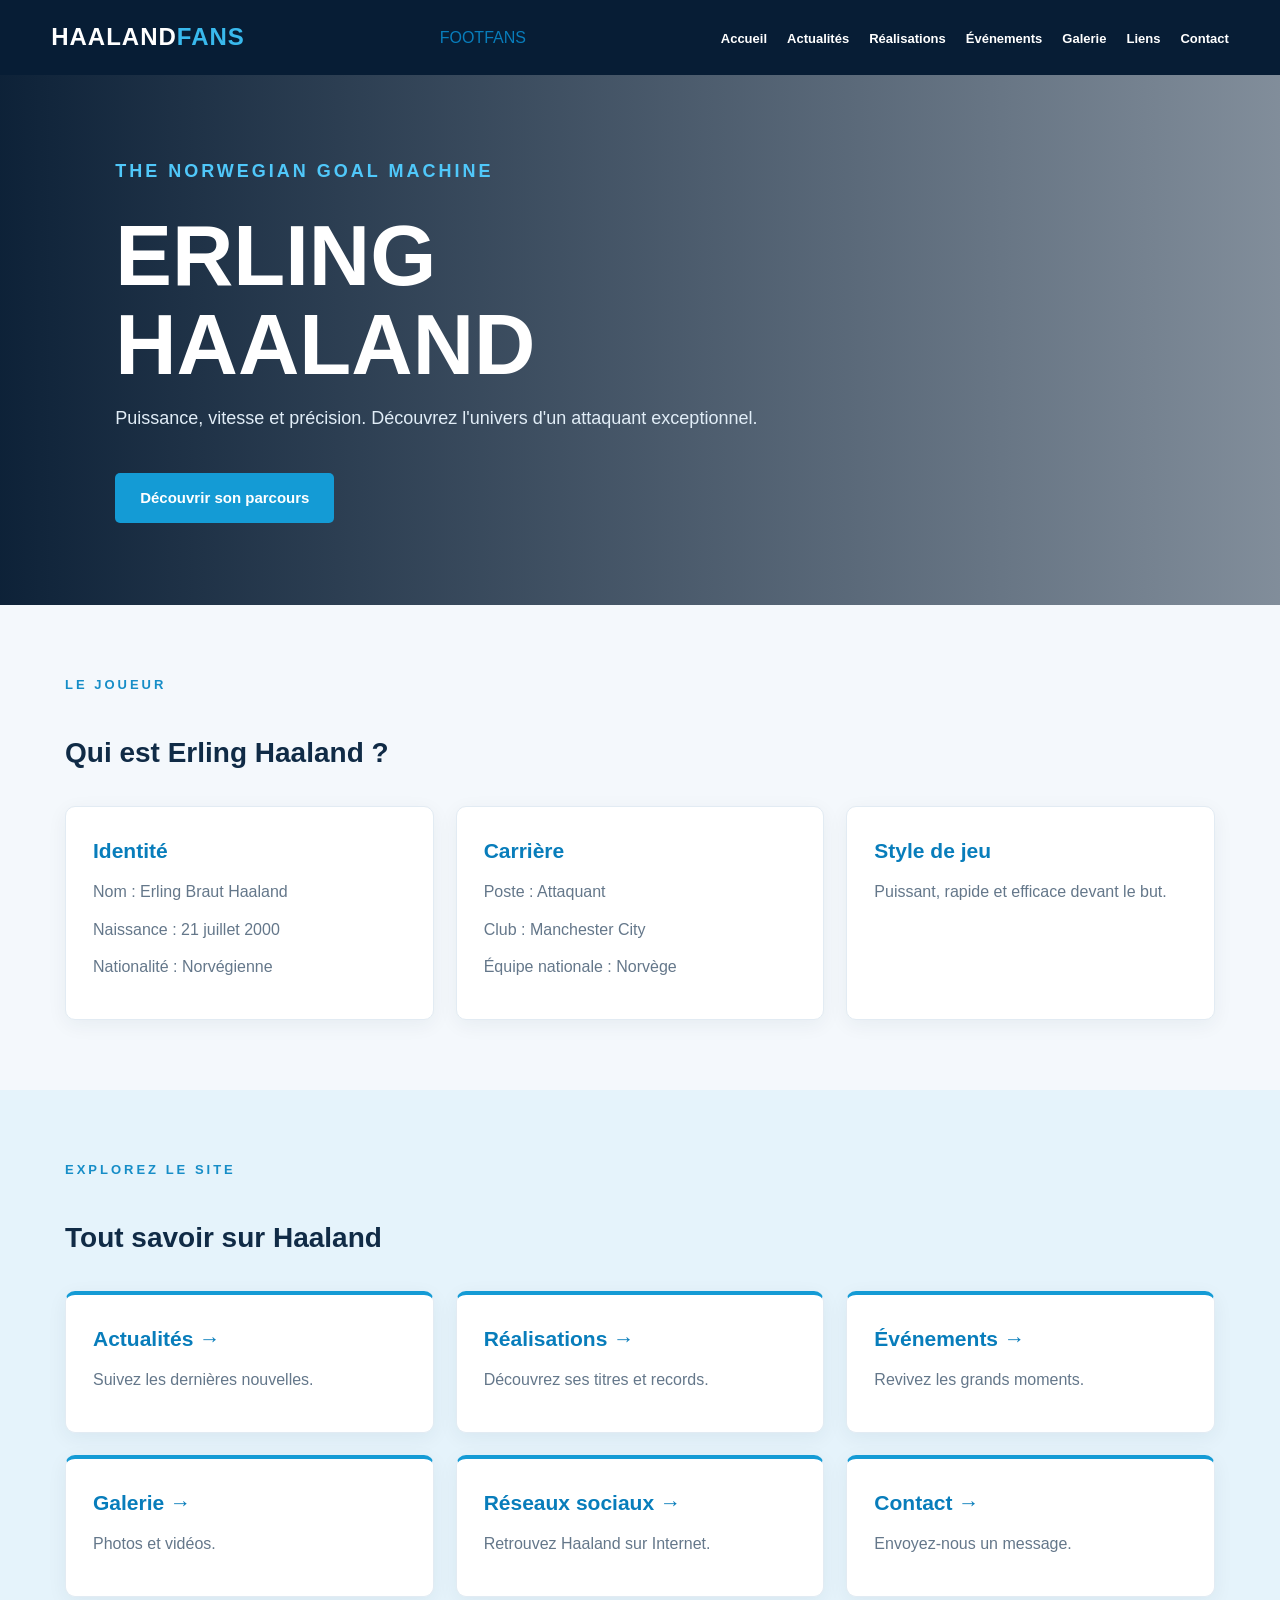
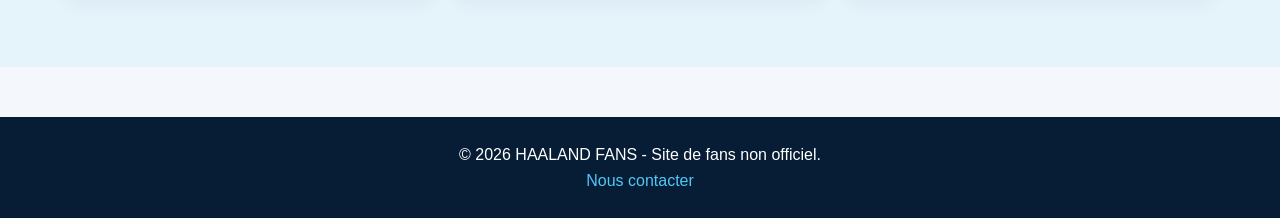
<file: jour 1/fansite1/fansite1.html>
<!DOCTYPE html>
<html lang="fr">
<head>
    <meta charset="UTF-8">
    <meta name="viewport" content="width=device-width, initial-scale=1.0">
    <title>Erling Haaland - Fansite officiel des fans</title>
    <link rel="stylesheet" href="../fansite1.css">
</head>
<body>

<header class="site-header">
    <nav class="navbar">
        <a href="../index.html" class="logo">HAALAND<span>FANS</span></a>

        <a href="../index.html">FOOTFANS</a>
<ul class="nav-menu">
    <li><a href="fansite1.html">Accueil</a></li>
    <li><a href="../actualites.html">Actualités</a></li>
    <li><a href="../realisations.html">Réalisations</a></li>
    <li><a href="../evenements.html">Événements</a></li>
    <li><a href="../galerie.html">Galerie</a></li>
    <li><a href="../liens.html">Liens</a></li>
    <li><a href="../contact.html">Contact</a></li>
</ul>
    </nav>
</header>

<main>
    <section class="hero">
        <div class="hero-content">
            <p class="eyebrow">THE NORWEGIAN GOAL MACHINE</p>
            <h1>ERLING<br>HAALAND</h1>
            <p>Puissance, vitesse et précision. Découvrez l'univers d'un attaquant exceptionnel.</p>
            <a href="../realisations.html" class="btn">Découvrir son parcours</a>
        </div>
    </section>

    <section class="container section">
        <p class="eyebrow">LE JOUEUR</p>
        <h2>Qui est Erling Haaland ?</h2>

        <div class="info-grid">
            <article class="info-card">
                <h3>Identité</h3>
                <p>Nom : Erling Braut Haaland</p>
                <p>Naissance : 21 juillet 2000</p>
                <p>Nationalité : Norvégienne</p>
            </article>

            <article class="info-card">
                <h3>Carrière</h3>
                <p>Poste : Attaquant</p>
                <p>Club : Manchester City</p>
                <p>Équipe nationale : Norvège</p>
            </article>

            <article class="info-card">
                <h3>Style de jeu</h3>
                <p>Puissant, rapide et efficace devant le but.</p>
            </article>
        </div>
    </section>

    <section class="section blue-section">
        <div class="container">
            <p class="eyebrow">EXPLOREZ LE SITE</p>
            <h2>Tout savoir sur Haaland</h2>
            <div class="info-grid">
                <a class="info-card" href="actualites.html">
                    <h3>Actualités →</h3>
                    <p>Suivez les dernières nouvelles.</p>
                </a>
                <a class="info-card" href="realisations.html">
                    <h3>Réalisations →</h3>
                    <p>Découvrez ses titres et records.</p>
                </a>
                <a class="info-card" href="evenements.html">
                    <h3>Événements →</h3>
                    <p>Revivez les grands moments.</p>
                </a>
                <a class="info-card" href="galerie.html">
                    <h3>Galerie →</h3>
                    <p>Photos et vidéos.</p>
                </a>
                <a class="info-card" href="liens.html">
                    <h3>Réseaux sociaux →</h3>
                    <p>Retrouvez Haaland sur Internet.</p>
                </a>
                <a class="info-card" href="contact.html">
                    <h3>Contact →</h3>
                    <p>Envoyez-nous un message.</p>
                </a>
            </div>
        </div>
    </section>
</main>

<footer>
    <p>© 2026 HAALAND FANS - Site de fans non officiel.</p>
    <a href="contact.html">Nous contacter</a>
</footer>

</body>
</html>
</file>
<file: style.css>
/* =========================================================
   MOBILE FIRST
   Base = mobile (sans header ni footer)
   @media (min-width: 768px) = tablette / desktop
   ========================================================= */

body {
  margin: 0;
  font-family: Arial, Helvetica, sans-serif;
  background-color: black;
}

/* Header et footer cachés sur mobile (la musique aussi) */
header,
footer {
  display: none;
}

main {
  background-color: black;
  color: white;
}

/* ---------- Hero ---------- */

#postheader {
  position: relative;
  min-height: 440px;
  overflow: hidden;

  display: flex;
  align-items: center;
  justify-content: center;

  text-align: center;
}

#postheader img {
  position: absolute;
  inset: 0;
  z-index: 0;
  width: 100%;
  height: 100%;
  object-fit: cover;
}

/* voile sombre pour lire le texte sur la photo */
#postheader::after {
  content: "";
  position: absolute;
  inset: 0;
  z-index: 0;
  background: rgb(0 0 0 / 55%);
}

#postheader div {
  position: relative;
  z-index: 1;
  padding: 30px 24px;
  text-shadow: 0 2px 8px black;
}

#postheader h1 {
  margin: 0 0 1.5rem;
  font-size: clamp(2.5rem, 12vw, 4rem);
}

#postheader p {
  margin: 10px 0 0;
  font-size: 0.95rem;
  line-height: 1.4;
}

#postheader p span {
  color: #ffd21f;
}

/* ---------- Logo (utilisé par le h1) ---------- */

.logo-titre {
  margin: 0;
  color: white;
  font-size: 1.4rem;
  line-height: 0.85;
}

.logo-titre span {
  display: inline-block;
  margin-left: 0.35em;
}

/* ---------- Joueurs : 1 colonne ---------- */

#players {
  display: grid;
  grid-template-columns: 1fr;
  gap: 16px;
  padding: 32px 16px;
}

#titre-joueurs {
  margin: 0 0 8px;
  color: #ffd21f;
  font-size: 1.25rem;
  line-height: 1.2;
  text-align: center;
}

#players article a {
  position: relative;
  display: block;
  height: 440px;
  overflow: hidden;
  box-sizing: border-box;

  color: white;
  text-decoration: none;
  background-color: #1c1c1c;
}

#players article img {
  position: absolute;
  inset: 0;
  width: 100%;
  height: 100%;
  object-fit: cover;
  transition: transform 0.5s ease;
}

#players article a::after {
  content: "";
  position: absolute;
  z-index: 0;
  inset: 38% 0 0;
  background: linear-gradient(transparent, rgb(0 0 0 / 92%));
}

.numero-joueur {
  position: absolute;
  z-index: 1;
  top: 14px;
  left: 16px;
  color: #ffd21f;
  font-size: 1.5rem;
  font-weight: bold;
}

.infos-joueur {
  position: absolute;
  z-index: 1;
  right: 16px;
  bottom: 16px;
  left: 16px;
}

#players article h3 {
  margin: 0 0 10px;
  font-size: 1.75rem;
  line-height: 0.95;
  text-align: left;
}

.accroche-joueur {
  margin: 0 0 14px;
  color: #ffd21f;
  font-size: 0.8rem;
  font-weight: bold;
}

/* zone tactile >= 44px */
.lien-carriere {
  display: inline-flex;
  align-items: center;
  min-height: 44px;
  margin: 0;
  padding: 0 16px;
  box-sizing: border-box;
  color: black;
  background-color: #ffd21f;
  font-size: 0.85rem;
  font-weight: bold;
}

/* ---------- Derrière les tribunes : 1 colonne ---------- */

#whoiam {
  display: grid;
  grid-template-columns: 1fr;
  gap: 16px;
  padding: 16px 16px 48px;
}

#titre-fans {
  margin: 0;
  color: #ffd21f;
  font-size: 1.25rem;
  text-align: center;
  text-transform: uppercase;
}

#whoiam img {
  width: 100%;
  height: 220px;
  object-fit: cover;
}

#whoiam p {
  margin: 0 0 12px;
  line-height: 1.6;
}

/* ---------- Styles internes du header (visibles seulement en desktop) ---------- */

header h3,
header section {
  flex: 1;
}

header nav {
  display: flex;
  justify-content: center;
  gap: 24px;
}

header nav a {
  color: white;
  text-decoration: none;
  text-align: center;
  font-size: 1rem;
  white-space: nowrap;
}

header nav a:first-child {
  color: yellow;
}

header section {
  display: flex;
  align-items: center;
  justify-content: flex-end;
  gap: 5px;
}

#texte-musique {
  color: white;
  font-size: 1.05rem;
  font-weight: bold;
  white-space: nowrap;
}

#action-musique {
  color: yellow;
}

#bouton-musique {
  width: 34px;
  height: 34px;
  padding: 0;
  border: none;
  background: transparent;
  cursor: pointer;
}

#bouton-musique img {
  display: block;
  width: 100%;
  height: 100%;
  object-fit: contain;
}

/* ---------- Styles internes du footer ---------- */

footer h2 {
  margin: 0 0 12px;
  color: #ffd21f;
  font-size: 1.1rem;
}

footer a {
  color: white;
  text-decoration: none;
}

footer a:hover {
  color: #ffd21f;
}

footer nav,
.footer-identite,
.footer-reseaux {
  display: flex;
  flex-direction: column;
  align-items: flex-start;
  gap: 6px;
}

.footer-identite p {
  margin: 0;
}

.footer-musique {
  display: grid;
  grid-template-columns: 100px auto;
  gap: 8px 20px;
}

.footer-musique h2 {
  grid-column: 1 / -1;
  grid-row: 1;
  margin: 0;
}

.footer-musique > img {
  grid-column: 1;
  grid-row: 2;
  width: 100px;
  height: 100px;
  object-fit: cover;
}

.footer-musique > div {
  grid-column: 2;
  grid-row: 2;
}

.footer-musique > div p {
  margin: 0 0 6px;
}

.footer-commande-musique {
  grid-column: 2;
  grid-row: 2;
  align-self: end;
}

.footer-commande-musique button {
  width: 34px;
  height: 34px;
  padding: 0;
  border: none;
  background: transparent;
  cursor: pointer;
}

.footer-commande-musique button img {
  display: block;
  width: 100%;
  height: 100%;
  object-fit: contain;
}

/* =========================================================
   TABLETTE / DESKTOP (>= 768px)
   ========================================================= */

@media (min-width: 768px) {

  /* le header et le footer reviennent */
  header {
    display: flex;
    align-items: center;
    justify-content: center;
    gap: 32px;

    padding: 10px 20px;
    background-color: black;
    color: white;
    font-weight: bold;
  }

  footer {
    display: flex;
    justify-content: center;
    align-items: flex-start;
    flex-wrap: wrap;
    gap: 120px;

    padding: 24px;
    background-color: black;
    color: white;
  }

  /* hero plus bas */
  #postheader {
    min-height: 300px;
  }

  #postheader::after {
    background: rgb(0 0 0 / 35%);
  }

  #postheader h1 {
    margin-bottom: 2rem;
    font-size: clamp(2rem, 6vw, 4rem);
  }

  #postheader p {
    font-size: 1rem;
  }

  /* joueurs : 3 colonnes */
  #players {
    grid-template-columns: repeat(3, minmax(0, 1fr));
    max-width: 1100px;
    margin: 0 auto;
    padding: 24px 20px;
  }

  #titre-joueurs {
    grid-column: 1 / -1;
    font-size: 1.5rem;
  }

  #players article a {
    height: auto;
    aspect-ratio: 3 / 4;
    padding: 10px;
    background-color: black;
  }

  #players article a:hover img {
    transform: scale(1.4);
  }

  .numero-joueur {
    top: 10px;
    left: 12px;
  }

  .infos-joueur {
    right: 10px;
    bottom: 10px;
    left: 10px;
    text-align: center;
  }

  #players article h3 {
    margin-bottom: 1rem;
    font-size: clamp(1rem, 2vw, 1.5rem);
  }

  .accroche-joueur {
    margin-bottom: 10px;
    font-size: clamp(0.55rem, 1vw, 0.75rem);
  }

  .lien-carriere {
    min-height: 0;
    padding: 7px 10px;
    font-size: 0.8rem;
  }

  /* tribunes : 2 colonnes */
  #whoiam {
    grid-template-columns: 1fr 1fr;
    align-items: center;
    max-width: 1100px;
    margin: 0 auto;
    padding: 24px 20px;
  }

  #titre-fans {
    grid-column: 1 / -1;
  }

  #whoiam img {
    height: 280px;
  }
}
</file>
<file: jour 1/fansite1.css>
/* ==============================
   STYLE GENERAL
============================== */

* {
    margin: 0;
    padding: 0;
    box-sizing: border-box;
}

html {
    scroll-behavior: smooth;
}

body {
    font-family: Arial, Helvetica, sans-serif;
    background-color: #f4f8fc;
    color: #102b46;
    line-height: 1.6;
}

a {
    text-decoration: none;
    color: #087dbb;
    transition: 0.3s;
}

a:hover {
    color: #03466f;
}

.container {
    width: 90%;
    max-width: 1150px;
    margin: auto;
}

.section {
    padding: 70px 0;
}

h1 {
    font-size: 42px;
    margin-bottom: 20px;
    color: #102b46;
}

h2 {
    font-size: 28px;
    margin: 35px 0 20px;
}

h3 {
    font-size: 21px;
    margin-bottom: 12px;
}

.intro {
    color: #62758a;
    margin-bottom: 30px;
    font-size: 17px;
}

.eyebrow {
    color: #168dc7;
    font-size: 13px;
    font-weight: bold;
    letter-spacing: 3px;
    margin-bottom: 15px;
}

/* ==============================
   MENU DE NAVIGATION
============================== */

.site-header {
    background-color: #071d35;
    position: sticky;
    top: 0;
    z-index: 100;
}

.navbar {
    min-height: 75px;
    width: 92%;
    max-width: 1250px;
    margin: auto;
    display: flex;
    justify-content: space-between;
    align-items: center;
    gap: 20px;
    flex-wrap: wrap;
}

.logo {
    font-size: 24px;
    font-weight: 900;
    color: white;
    letter-spacing: 1px;
}

.logo span {
    color: #39b9ed;
}

.nav-menu {
    display: flex;
    align-items: center;
    flex-wrap: wrap;
    gap: 20px;
    list-style: none;
}

.nav-menu a {
    color: white;
    font-size: 13px;
    font-weight: bold;
}

.nav-menu a:hover {
    color: #39b9ed;
}

/* ==============================
   BANNIERE PRINCIPALE
============================== */

.hero {
    min-height: 530px;
    display: flex;
    align-items: center;
    padding: 70px 9%;
    background:
        linear-gradient(90deg, rgba(4, 25, 48, 0.96), rgba(4, 25, 48, 0.48)),
        url("https://images.unsplash.com/photo-1508098682722-e99c643e7f0b?w=1600")
        center/cover no-repeat;
    color: white;
}

.hero-content {
    max-width: 650px;
}

.hero h1 {
    color: white;
    font-size: clamp(48px, 8vw, 85px);
    font-weight: 900;
    line-height: 1.05;
    margin: 15px 0;
}

.hero p {
    color: #e1edf7;
    font-size: 18px;
    margin-bottom: 25px;
}

.hero .eyebrow {
    color: #50c8fa;
}

/* ==============================
   BOUTONS
============================== */

.btn {
    display: inline-block;
    background-color: #149bd5;
    color: white;
    padding: 13px 25px;
    border: none;
    border-radius: 5px;
    font-size: 15px;
    font-weight: bold;
    cursor: pointer;
    margin-top: 15px;
}

.btn:hover {
    background-color: #0872a8;
    color: white;
    transform: translateY(-2px);
}

/* ==============================
   CARTES
============================== */

.info-grid {
    display: grid;
    grid-template-columns: repeat(3, 1fr);
    gap: 22px;
    margin-top: 30px;
}

.info-card {
    display: block;
    background-color: white;
    padding: 27px;
    border-radius: 10px;
    border: 1px solid #e2ebf3;
    box-shadow: 0 5px 20px rgba(16, 43, 70, 0.06);
    transition: 0.3s;
    color: #102b46;
}

.info-card:hover {
    transform: translateY(-5px);
    box-shadow: 0 10px 25px rgba(16, 43, 70, 0.12);
}

.info-card p {
    color: #64778a;
    margin-bottom: 12px;
}

.info-card h3 {
    color: #087dbb;
}

.date {
    color: #149bd5;
    font-weight: bold;
    font-size: 13px;
    display: block;
    margin-bottom: 10px;
}

/* ==============================
   SECTION BLEUE
============================== */

.blue-section {
    background-color: #e5f3fb;
}

.blue-section .info-card {
    border-top: 4px solid #149bd5;
}

/* ==============================
   TIMELINE EVENEMENTS
============================== */

.timeline {
    border-left: 3px solid #149bd5;
    margin: 30px 0 50px 10px;
    padding-left: 25px;
}

.timeline-item {
    margin-bottom: 35px;
    position: relative;
}

.timeline-item::before {
    content: "";
    position: absolute;
    left: -34px;
    top: 8px;
    width: 14px;
    height: 14px;
    background-color: #149bd5;
    border-radius: 50%;
}

.timeline-item p {
    color: #64778a;
}

/* ==============================
   GALERIE PHOTOS
============================== */

.gallery {
    display: grid;
    grid-template-columns: repeat(2, 1fr);
    gap: 20px;
    margin: 35px 0 60px;
}

.gallery figure {
    background: white;
    padding: 10px;
    border-radius: 10px;
    overflow: hidden;
    box-shadow: 0 5px 15px rgba(0, 0, 0, 0.08);
}

.gallery img {
    width: 100%;
    height: 260px;
    object-fit: cover;
    border-radius: 7px;
    display: block;
    transition: transform 0.4s;
}

.gallery img:hover {
    transform: scale(1.03);
}

.gallery figcaption {
    padding: 12px;
    font-weight: bold;
    color: #102b46;
}

/* ==============================
   RESEAUX SOCIAUX
============================== */

.social-card {
    border-bottom: 4px solid #149bd5;
}

.social-card span {
    font-weight: bold;
}

/* ==============================
   PAGE CONTACT
============================== */

.contact-layout {
    display: grid;
    grid-template-columns: 1fr 1.5fr;
    gap: 35px;
    align-items: start;
    margin-top: 35px;
}

.contact-info {
    background-color: #071d35;
    color: white;
    padding: 35px;
    border-radius: 10px;
}

.contact-info h2 {
    color: #50c8fa;
    margin-top: 0;
}

.contact-info p {
    margin: 18px 0;
}

.contact-info a {
    color: #50c8fa;
}

.contact-form {
    background-color: white;
    padding: 35px;
    border-radius: 10px;
    box-shadow: 0 5px 20px rgba(16, 43, 70, 0.08);
}

.contact-form label {
    display: block;
    font-weight: bold;
    margin: 15px 0 7px;
}

.contact-form input:not([type="checkbox"]),
.contact-form select,
.contact-form textarea {
    width: 100%;
    padding: 13px;
    border: 1px solid #ccd9e5;
    border-radius: 5px;
    font-family: inherit;
    font-size: 15px;
    background-color: #f8fbfe;
}

.contact-form input:focus,
.contact-form select:focus,
.contact-form textarea:focus {
    outline: none;
    border-color: #149bd5;
    box-shadow: 0 0 0 3px rgba(20, 155, 213, 0.12);
}

.contact-form textarea {
    resize: vertical;
}

.contact-form .check-label {
    display: flex;
    align-items: flex-start;
    gap: 10px;
    font-size: 13px;
    font-weight: normal;
}

.check-label input {
    margin-top: 5px;
}

/* ==============================
   PIED DE PAGE
============================== */

footer {
    background-color: #071d35;
    color: white;
    padding: 25px;
    text-align: center;
    margin-top: 50px;
}

footer a {
    color: #50c8fa;
}

/* ==============================
   RESPONSIVE : TELEPHONES
============================== */

@media screen and (max-width: 850px) {

    .navbar {
        padding: 18px 0;
        justify-content: center;
    }

    .nav-menu {
        justify-content: center;
        gap: 12px;
    }

    .info-grid {
        grid-template-columns: repeat(2, 1fr);
    }

    .contact-layout {
        grid-template-columns: 1fr;
    }
}

@media screen and (max-width: 550px) {

    h1 {
        font-size: 32px;
    }

    h2 {
        font-size: 24px;
    }

    .hero {
        min-height: 450px;
        padding: 45px 6%;
    }

    .info-grid,
    .gallery {
        grid-template-columns: 1fr;
    }

    .nav-menu {
        gap: 10px;
    }

    .nav-menu a {
        font-size: 12px;
    }

    .contact-form,
    .contact-info {
        padding: 20px;
    }
}
</file>
<file: fp1/fanpage1.css>
/* =========================================================
   FANPAGE 1 - MOBILE FIRST
   Base = mobile (sans header ni footer)
   @media (min-width: 768px) = tablette / desktop
   ========================================================= */

:root {
  --fond: #000000;
  --texte: #ffffff;
  --texte-secondaire: #ffffff;
  --or: #ffd21f;
}

* {
  box-sizing: border-box;
}

body {
  margin: 0;
  background: var(--fond);
  color: var(--texte);
  font-family: Arial, Helvetica, sans-serif;
}

main {
  background-color: var(--fond);
  color: var(--texte);
}

/* Header et footer cachés sur mobile (la musique aussi) */
header,
footer {
  display: none;
}

/* ---------- Hero (mobile) ---------- */

.presentation-joueur {
  position: relative;
  display: flex;
  flex-direction: column;
  overflow: hidden;
}

/* photo + dégradé, uniquement sur la hauteur du hero */
.presentation-joueur::before {
  content: "";
  position: absolute;
  top: 0;
  left: 0;
  right: 0;
  height: 560px;
  z-index: 0;
  background:
    linear-gradient(transparent 25%, rgb(0 0 0 / 95%) 100%),
    url("cr7.png") center top / cover no-repeat,
    #1c1c1c;
}

.presentation-texte {
  position: relative;
  z-index: 1;
  min-height: 560px;
  padding: 0 16px 24px;
  display: flex;
  flex-direction: column;
  justify-content: flex-end;
}

/* le fil d'Ariane devient un bouton retour "← ACCUEIL" */
.fil-ariane {
  position: absolute;
  top: 0;
  left: 0;
  margin: 0;
  font-size: 12px;
  letter-spacing: 2px;
}

.fil-ariane a {
  display: flex;
  align-items: center;
  min-height: 48px;
  padding: 0 16px;
  color: var(--texte-secondaire);
  text-decoration: none;
}

.fil-ariane a::before {
  content: "←";
  margin-right: 6px;
  color: var(--or);
  font-size: 1.2rem;
}

.fil-suite {
  display: none;
}

.presentation-surnom {
  margin: 0 0 10px;
  color: var(--or);
  font-size: 12px;
  font-weight: 700;
  letter-spacing: 3px;
  line-height: 1.4;
}

.presentation-texte h1 {
  margin: 0;
  font-size: clamp(44px, 14vw, 94px);
  line-height: 0.9;
  font-weight: 900;
  letter-spacing: -2px;
  text-transform: uppercase;
}

.accroche-joueur {
  margin: 18px 0;
  color: var(--or);
  font-size: 14px;
  font-weight: 700;
  letter-spacing: 2px;
}

.presentation-texte > p:last-child {
  margin: 0;
  color: #d0d2d0;
  font-size: 15px;
  line-height: 1.6;
}

/* ---------- Stats rapides : 2 x 2 ---------- */

.statistiques-rapides {
  position: relative;
  z-index: 1;
  display: grid;
  grid-template-columns: 1fr 1fr;
  border-bottom: 1px solid #333;
}

.statistiques-rapides p {
  margin: 0;
  padding: 22px 12px;
  border-top: 1px solid #333;
  color: var(--texte-secondaire);
  font-size: 11px;
  font-weight: 700;
  letter-spacing: 1.5px;
  text-align: center;
}

.statistiques-rapides p:nth-child(even) {
  border-left: 1px solid #333;
}

.statistiques-rapides strong {
  display: block;
  margin-bottom: 8px;
  color: var(--or);
  font-size: 30px;
  letter-spacing: 0;
}

/* ---------- Onglets : barre sur toute la largeur ---------- */

.navigation-joueur {
  display: flex;
  border-bottom: 1px solid #333;
}

.navigation-joueur .onglet {
  flex: 1;
  min-height: 48px;
  padding: 0 4px;
  border: 0;
  border-bottom: 3px solid transparent;
  background: transparent;
  color: #c8c8c8;
  font: inherit;
  font-size: 0.875rem;
  text-align: center;
  cursor: pointer;
  transition: color 0.2s ease, border-color 0.2s ease;
}

.navigation-joueur .onglet:hover {
  color: #fff;
}

.navigation-joueur .onglet.actif {
  border-bottom-color: var(--or);
  color: var(--or);
}

/* le lien retour est dans la barre seulement en desktop */
.navigation-joueur .onglet-retour {
  display: none;
}

/* ---------- Contenu des onglets ---------- */

.contenu-onglet {
  padding: 24px 16px;
}

.contenu-onglet[hidden] {
  display: none;
}

.contenu-onglet > img {
  display: block;
  width: 100%;
  height: auto;
  border-radius: 8px;
}

/* Galerie : 2 colonnes sur mobile */
#galerie:not([hidden]) {
  display: grid;
  grid-template-columns: repeat(auto-fit, minmax(150px, 1fr));
  gap: 12px;
}

#galerie h2 {
  grid-column: 1 / -1;
  margin: 0 0 4px;
  color: var(--or);
}

#galerie img {
  width: 100%;
  aspect-ratio: 4 / 3;
  object-fit: cover;
  border-radius: 8px;
}

/* ---------- Bouton retour en bas (mobile) ---------- */

.bouton-retour {
  display: flex;
  align-items: center;
  justify-content: center;
  min-height: 52px;
  margin: 8px 16px 56px;
  background: var(--or);
  color: #000;
  font-weight: bold;
  text-decoration: none;
}

/* ---------- Styles internes du header (visibles seulement en desktop) ---------- */

header h3,
header section {
  flex: 1;
}

.logo-titre {
  margin: 0;
  color: white;
  font-size: 1.4rem;
  line-height: 0.85;
}

.logo-titre span {
  display: inline-block;
  margin-left: 0.35em;
}

header nav,
footer nav {
  display: flex;
  justify-content: center;
  gap: 24px;
  flex: 0 0 auto;
}

header nav a,
footer nav a {
  color: white;
  text-decoration: none;
  text-align: center;
  font-size: 1rem;
  white-space: nowrap;
}

header nav a:nth-child(2) {
  color: yellow;
}

header section {
  display: flex;
  align-items: center;
  justify-content: flex-end;
  gap: 5px;
}

#texte-musique {
  color: white;
  font-size: 1.05rem;
  font-weight: bold;
  white-space: nowrap;
}

#action-musique {
  color: yellow;
}

#bouton-musique {
  width: 34px;
  height: 34px;
  padding: 0;
  border: none;
  background: transparent;
  cursor: pointer;
}

#bouton-musique img {
  display: block;
  width: 100%;
  height: 100%;
  object-fit: contain;
}

/* =========================================================
   TABLETTE / DESKTOP (>= 768px)
   ========================================================= */

@media (min-width: 768px) {

  /* le header et le footer reviennent */
  header {
    display: flex;
    align-items: center;
    justify-content: center;
    gap: 32px;

    padding: 10px 20px;
    background-color: black;
    color: white;
    font-weight: bold;
  }

  footer {
    display: flex;
    justify-content: center;
    padding: 24px;
    background-color: black;
  }

  /* hero en 2 colonnes, photo en fond */
  .presentation-joueur {
    display: grid;
    grid-template-columns: 1fr 1fr;
    grid-template-rows: minmax(480px, auto) auto;
    gap: 30px;
    max-width: 1400px;
    margin: 0 auto;
    padding: 70px 7%;
    background:
      url("cr7.png") center / cover no-repeat,
      radial-gradient(ellipse at 75% 35%, #20292c 0, transparent 45%),
      linear-gradient(120deg, #05090b, #0b1114);
  }

  .presentation-joueur::before {
    display: none;
  }

  .presentation-texte {
    position: static;
    z-index: 1;
    align-self: center;
    justify-content: flex-start;
    min-height: 0;
    max-width: 560px;
    padding: 0;
  }

  .fil-ariane {
    position: static;
    margin: 0 0 55px;
  }

  .fil-ariane a {
    display: inline;
    min-height: 0;
    padding: 0;
  }

  .fil-ariane a::before {
    content: none;
  }

  .fil-suite {
    display: inline;
  }

  .presentation-texte h1 {
    font-size: clamp(48px, 7vw, 94px);
    letter-spacing: -3px;
  }

  .accroche-joueur {
    margin: 22px 0;
  }

  .presentation-texte > p:last-child {
    color: #c3c5c3;
    line-height: 1.8;
  }

  /* stats : 4 colonnes */
  .statistiques-rapides {
    grid-column: 1 / -1;
    grid-template-columns: repeat(4, 1fr);
    border-top: 1px solid rgb(232 173 39 / 35%);
    border-bottom: 1px solid rgb(232 173 39 / 20%);
  }

  .statistiques-rapides p {
    padding: 22px 14px;
    border-top: 0;
  }

  .statistiques-rapides p + p {
    border-left: 1px solid rgb(255 255 255 / 12%);
  }

  /* onglets centrés, lien retour dans la barre */
  .navigation-joueur {
    align-items: center;
    justify-content: center;
    flex-wrap: wrap;
    gap: 8px;
    max-width: 1100px;
    margin: 30px auto 0;
    padding: 0 20px;
  }

  .navigation-joueur .onglet {
    flex: 0 0 auto;
    display: inline-block;
    min-height: 0;
    padding: 14px 20px;
    font-size: 0.95rem;
    text-decoration: none;
  }

  .navigation-joueur .onglet-retour {
    display: inline-block;
  }

  .contenu-onglet {
    max-width: 1100px;
    margin: 0 auto;
    padding: 32px 20px;
  }

  #galerie:not([hidden]) {
    grid-template-columns: repeat(auto-fit, minmax(220px, 1fr));
    gap: 18px;
  }

  #galerie h2 {
    margin-bottom: 10px;
  }

  #galerie img {
    transition: transform 0.2s ease;
  }

  #galerie img:hover {
    transform: scale(1.03);
  }

  /* le bouton du bas n'est utile que sur mobile */
  .bouton-retour {
    display: none;
  }
}
</file>
<file: fp2/fanpage2.css>
:root {
  --fond: #000000;
  --texte: #ffffff;
  --texte-secondaire: #ffffff;
  --or: #ffd21f;
}

* {
  box-sizing: border-box;
}

body {
  margin: 0;
  background: var(--fond);
  color: var(--texte);
  font-family: Arial, Helvetica, sans-serif;
}

main {
  background-color: var(--fond);
  color: var(--texte);
}

/* Header et footer cachés sur mobile (la musique aussi) */
header,
footer {
  display: none;
}

/* ---------- Hero (mobile) ---------- */

.presentation-joueur {
  position: relative;
  display: flex;
  flex-direction: column;
  overflow: hidden;
}

/* photo + dégradé, uniquement sur la hauteur du hero */
.presentation-joueur::before {
  content: "";
  position: absolute;
  top: 0;
  left: 0;
  right: 0;
  height: 560px;
  z-index: 0;
  background:
    linear-gradient(transparent 25%, rgb(0 0 0 / 95%) 100%),
    url("mbappe.png") center top / cover no-repeat,
    #1c1c1c;
}

.presentation-texte {
  position: relative;
  z-index: 1;
  min-height: 560px;
  padding: 0 16px 24px;
  display: flex;
  flex-direction: column;
  justify-content: flex-end;
}

/* le fil d'Ariane devient un bouton retour "← ACCUEIL" */
.fil-ariane {
  position: absolute;
  top: 0;
  left: 0;
  margin: 0;
  font-size: 12px;
  letter-spacing: 2px;
}

.fil-ariane a {
  display: flex;
  align-items: center;
  min-height: 48px;
  padding: 0 16px;
  color: var(--texte-secondaire);
  text-decoration: none;
}

.fil-ariane a::before {
  content: "←";
  margin-right: 6px;
  color: var(--or);
  font-size: 1.2rem;
}

.fil-suite {
  display: none;
}

.presentation-surnom {
  margin: 0 0 10px;
  color: var(--or);
  font-size: 12px;
  font-weight: 700;
  letter-spacing: 3px;
  line-height: 1.4;
}

.presentation-texte h1 {
  margin: 0;
  font-size: clamp(44px, 14vw, 94px);
  line-height: 0.9;
  font-weight: 900;
  letter-spacing: -2px;
  text-transform: uppercase;
}

.accroche-joueur {
  margin: 18px 0;
  color: var(--or);
  font-size: 14px;
  font-weight: 700;
  letter-spacing: 2px;
}

.presentation-texte > p:last-child {
  margin: 0;
  color: #d0d2d0;
  font-size: 15px;
  line-height: 1.6;
}

/* ---------- Stats rapides : 2 x 2 ---------- */

.statistiques-rapides {
  position: relative;
  z-index: 1;
  display: grid;
  grid-template-columns: 1fr 1fr;
  border-bottom: 1px solid #333;
}

.statistiques-rapides p {
  margin: 0;
  padding: 22px 12px;
  border-top: 1px solid #333;
  color: var(--texte-secondaire);
  font-size: 11px;
  font-weight: 700;
  letter-spacing: 1.5px;
  text-align: center;
}

.statistiques-rapides p:nth-child(even) {
  border-left: 1px solid #333;
}

.statistiques-rapides strong {
  display: block;
  margin-bottom: 8px;
  color: var(--or);
  font-size: 30px;
  letter-spacing: 0;
}

/* ---------- Onglets : barre sur toute la largeur ---------- */

.navigation-joueur {
  display: flex;
  border-bottom: 1px solid #333;
}

.navigation-joueur .onglet {
  flex: 1;
  min-height: 48px;
  padding: 0 4px;
  border: 0;
  border-bottom: 3px solid transparent;
  background: transparent;
  color: #c8c8c8;
  font: inherit;
  font-size: 0.875rem;
  text-align: center;
  cursor: pointer;
  transition: color 0.2s ease, border-color 0.2s ease;
}

.navigation-joueur .onglet:hover {
  color: #fff;
}

.navigation-joueur .onglet.actif {
  border-bottom-color: var(--or);
  color: var(--or);
}

/* le lien retour est dans la barre seulement en desktop */
.navigation-joueur .onglet-retour {
  display: none;
}

/* ---------- Contenu des onglets ---------- */

.contenu-onglet {
  padding: 24px 16px;
}

.contenu-onglet[hidden] {
  display: none;
}

.contenu-onglet > img {
  display: block;
  width: 100%;
  height: auto;
  border-radius: 8px;
}

/* Galerie : 2 colonnes sur mobile */
#galerie:not([hidden]) {
  display: grid;
  grid-template-columns: repeat(auto-fit, minmax(150px, 1fr));
  gap: 12px;
}

#galerie h2 {
  grid-column: 1 / -1;
  margin: 0 0 4px;
  color: var(--or);
}

#galerie img {
  width: 100%;
  aspect-ratio: 4 / 3;
  object-fit: cover;
  border-radius: 8px;
}

/* ---------- Bouton retour en bas (mobile) ---------- */

.bouton-retour {
  display: flex;
  align-items: center;
  justify-content: center;
  min-height: 52px;
  margin: 8px 16px 56px;
  background: var(--or);
  color: #000;
  font-weight: bold;
  text-decoration: none;
}

/* ---------- Styles internes du header (visibles seulement en desktop) ---------- */

header h3,
header section {
  flex: 1;
}

.logo-titre {
  margin: 0;
  color: white;
  font-size: 1.4rem;
  line-height: 0.85;
}

.logo-titre span {
  display: inline-block;
  margin-left: 0.35em;
}

header nav,
footer nav {
  display: flex;
  justify-content: center;
  gap: 24px;
  flex: 0 0 auto;
}

header nav a,
footer nav a {
  color: white;
  text-decoration: none;
  text-align: center;
  font-size: 1rem;
  white-space: nowrap;
}

header nav a:nth-child(2) {
  color: yellow;
}

header section {
  display: flex;
  align-items: center;
  justify-content: flex-end;
  gap: 5px;
}

#texte-musique {
  color: white;
  font-size: 1.05rem;
  font-weight: bold;
  white-space: nowrap;
}

#action-musique {
  color: yellow;
}

#bouton-musique {
  width: 34px;
  height: 34px;
  padding: 0;
  border: none;
  background: transparent;
  cursor: pointer;
}

#bouton-musique img {
  display: block;
  width: 100%;
  height: 100%;
  object-fit: contain;
}

/* =========================================================
   TABLETTE / DESKTOP (>= 768px)
   ========================================================= */

@media (min-width: 768px) {

  /* le header et le footer reviennent */
  header {
    display: flex;
    align-items: center;
    justify-content: center;
    gap: 32px;

    padding: 10px 20px;
    background-color: black;
    color: white;
    font-weight: bold;
  }

  footer {
    display: flex;
    justify-content: center;
    padding: 24px;
    background-color: black;
  }

  /* hero en 2 colonnes, photo en fond */
  .presentation-joueur {
    display: grid;
    grid-template-columns: 1fr 1fr;
    grid-template-rows: minmax(480px, auto) auto;
    gap: 30px;
    max-width: 1400px;
    margin: 0 auto;
    padding: 70px 7%;
    background:
      url("mbappe.png") center / cover no-repeat,
      radial-gradient(ellipse at 75% 35%, #20292c 0, transparent 45%),
      linear-gradient(120deg, #05090b, #0b1114);
  }

  .presentation-joueur::before {
    display: none;
  }

  .presentation-texte {
    position: static;
    z-index: 1;
    align-self: center;
    justify-content: flex-start;
    min-height: 0;
    max-width: 560px;
    padding: 0;
  }

  .fil-ariane {
    position: static;
    margin: 0 0 55px;
  }

  .fil-ariane a {
    display: inline;
    min-height: 0;
    padding: 0;
  }

  .fil-ariane a::before {
    content: none;
  }

  .fil-suite {
    display: inline;
  }

  .presentation-texte h1 {
    font-size: clamp(48px, 7vw, 94px);
    letter-spacing: -3px;
  }

  .accroche-joueur {
    margin: 22px 0;
  }

  .presentation-texte > p:last-child {
    color: #c3c5c3;
    line-height: 1.8;
  }

  /* stats : 4 colonnes */
  .statistiques-rapides {
    grid-column: 1 / -1;
    grid-template-columns: repeat(4, 1fr);
    border-top: 1px solid rgb(232 173 39 / 35%);
    border-bottom: 1px solid rgb(232 173 39 / 20%);
  }

  .statistiques-rapides p {
    padding: 22px 14px;
    border-top: 0;
  }

  .statistiques-rapides p + p {
    border-left: 1px solid rgb(255 255 255 / 12%);
  }

  /* onglets centrés, lien retour dans la barre */
  .navigation-joueur {
    align-items: center;
    justify-content: center;
    flex-wrap: wrap;
    gap: 8px;
    max-width: 1100px;
    margin: 30px auto 0;
    padding: 0 20px;
  }

  .navigation-joueur .onglet {
    flex: 0 0 auto;
    display: inline-block;
    min-height: 0;
    padding: 14px 20px;
    font-size: 0.95rem;
    text-decoration: none;
  }

  .navigation-joueur .onglet-retour {
    display: inline-block;
  }

  .contenu-onglet {
    max-width: 1100px;
    margin: 0 auto;
    padding: 32px 20px;
  }

  #galerie:not([hidden]) {
    grid-template-columns: repeat(auto-fit, minmax(220px, 1fr));
    gap: 18px;
  }

  #galerie h2 {
    margin-bottom: 10px;
  }

  #galerie img {
    transition: transform 0.2s ease;
  }

  #galerie img:hover {
    transform: scale(1.03);
  }

  /* le bouton du bas n'est utile que sur mobile */
  .bouton-retour {
    display: none;
  }
}
</file>
